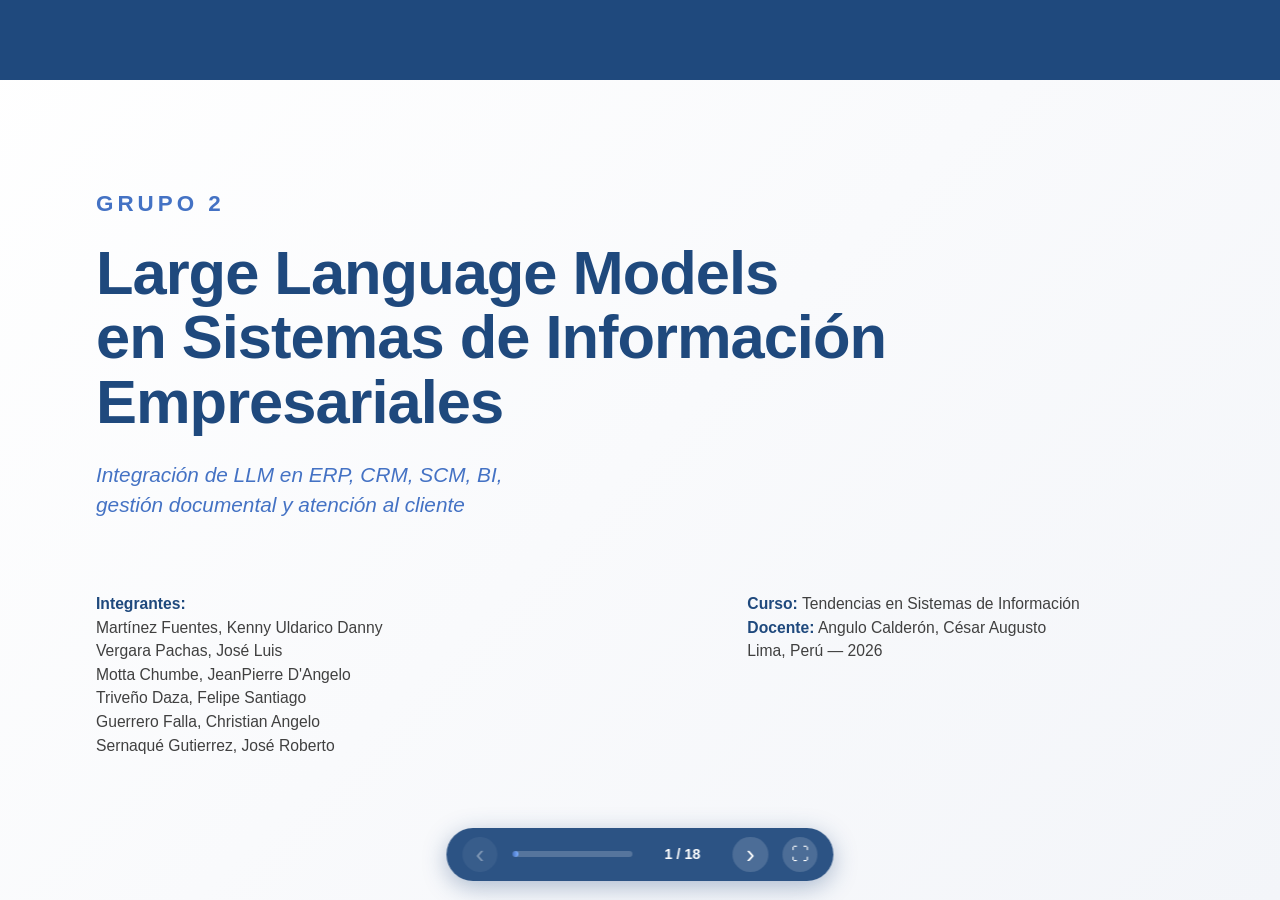
<file: presentacion-html/index.html>
<!DOCTYPE html>
<html lang="es">
<head>
  <meta charset="UTF-8" />
  <meta name="viewport" content="width=device-width, initial-scale=1.0" />
  <title>LLM en Sistemas de Información Empresariales · Grupo 2</title>
  <link rel="stylesheet" href="styles.css" />
</head>
<body>
  <div class="deck" id="deck">

    <!-- ============== 1. PORTADA ============== -->
    <section class="slide slide-cover" data-title="Portada">
      <div class="cover-strip"></div>
      <div class="cover-content">
        <div class="cover-eyebrow">Grupo 2</div>
        <h1 class="cover-title">Large Language Models</h1>
        <h1 class="cover-title">en Sistemas de Información</h1>
        <h1 class="cover-title">Empresariales</h1>
        <p class="cover-subtitle">
          Integración de LLM en ERP, CRM, SCM, BI,<br />
          gestión documental y atención al cliente
        </p>
        <div class="cover-meta">
          <div class="cover-integrantes">
            <strong>Integrantes:</strong><br />
            Martínez Fuentes, Kenny Uldarico Danny<br />
            Vergara Pachas, José Luis<br />
            Motta Chumbe, JeanPierre D'Angelo<br />
            Triveño Daza, Felipe Santiago<br />
            Guerrero Falla, Christian Angelo<br />
            Sernaqué Gutierrez, José Roberto
          </div>
          <div class="cover-curso">
            <strong>Curso:</strong> Tendencias en Sistemas de Información<br />
            <strong>Docente:</strong> Angulo Calderón, César Augusto<br />
            Lima, Perú — 2026
          </div>
        </div>
      </div>
    </section>

    <!-- ============== 2. AGENDA ============== -->
    <section class="slide" data-title="Agenda">
      <header class="slide-header">
        <span class="slide-num">02</span>
        <h2>Agenda</h2>
      </header>
      <div class="agenda-grid">
        <ol class="agenda-list">
          <li><strong>Introducción y problema</strong><span>3 min</span></li>
          <li><strong>Marco conceptual</strong><span>2 min</span></li>
          <li><strong>Evolución de los SI</strong><span>2 min</span></li>
          <li><strong>Integración con ERP / CRM / SCM / BI</strong><span>3 min</span></li>
          <li><strong>Caso de uso: Vodafone Ireland</strong><span>4 min</span></li>
          <li><strong>Arquitectura tecnológica</strong><span>3 min</span></li>
          <li><strong>Riesgos y gobernanza</strong><span>2 min</span></li>
          <li><strong>Conclusiones</strong><span>1 min</span></li>
        </ol>
        <aside class="agenda-info">
          <div class="duration">Duración total: <strong>20 minutos</strong></div>
          <p>Trabajo grupal — Grupo 2</p>
          <p><em>Tendencias en Sistemas de Información</em></p>
          <div class="hint">
            <strong>Navegación:</strong>
            <span>← → / Espacio</span>
          </div>
        </aside>
      </div>
    </section>

    <!-- ============== 3. ¿QUÉ SON LOS LLM? ============== -->
    <section class="slide" data-title="¿Qué son los LLM?">
      <header class="slide-header">
        <span class="slide-num">03</span>
        <h2>¿Qué son los LLM?</h2>
      </header>
      <div class="two-col">
        <div>
          <div class="card card-primary">
            <h3>Definición</h3>
            <p>Modelos de IA basados en la arquitectura de <strong>transformadores</strong>, entrenados sobre corpus de texto masivo (cientos de miles de millones de tokens) para <strong>comprender, generar y manipular</strong> lenguaje natural.</p>
          </div>
          <h4 class="subtitle">Modelos representativos</h4>
          <ul class="bullets">
            <li><strong>GPT-4 / GPT-4o</strong> — OpenAI</li>
            <li><strong>Claude 3.5 / 4</strong> — Anthropic</li>
            <li><strong>Gemini 1.5 / 2</strong> — Google</li>
            <li><strong>LLaMA 3</strong> — Meta</li>
            <li><strong>Mistral</strong> — open weights</li>
          </ul>
        </div>
        <div>
          <div class="card card-accent">
            <h3>Capacidades clave</h3>
            <ul class="bullets">
              <li>Generación de texto</li>
              <li>Resumen y traducción</li>
              <li>Razonamiento</li>
              <li>Respuesta a preguntas</li>
              <li>Generación de código</li>
              <li>Análisis de sentimiento</li>
            </ul>
          </div>
          <p class="quote">«La nueva generación de aplicaciones empresariales»</p>
        </div>
      </div>
    </section>

    <!-- ============== 4. PROBLEMA CENTRAL ============== -->
    <section class="slide" data-title="Problema central">
      <header class="slide-header">
        <span class="slide-num">04</span>
        <h2>Problema central</h2>
      </header>
      <div class="question-box">
        ¿Cómo pueden los Large Language Models (LLM) contribuir a mejorar la
        <strong>capacidad analítica</strong>, la <strong>automatización de flujos
        de trabajo</strong> y la <strong>toma de decisiones</strong> en las
        organizaciones modernas mediante su integración en los Sistemas de
        Información Empresariales?
      </div>
      <h4 class="subtitle">Situación actual</h4>
      <ul class="bullets">
        <li>Exceso de información <strong>no estructurada</strong> (&gt;80% de los datos empresariales).</li>
        <li>Sistemas tradicionales (ERP, CRM, BI) <strong>no comprenden</strong> lenguaje natural.</li>
        <li>Procesos manuales lentos y baja automatización cognitiva.</li>
        <li>Personalización limitada y tiempos de respuesta elevados.</li>
      </ul>
    </section>

    <!-- ============== 5. JUSTIFICACIÓN ============== -->
    <section class="slide" data-title="Justificación">
      <header class="slide-header">
        <span class="slide-num">05</span>
        <h2>Justificación: ¿por qué importa?</h2>
      </header>
      <div class="three-col">
        <div class="card card-primary">
          <h3>Tecnológica</h3>
          <ul class="bullets">
            <li>Transformers + self-attention</li>
            <li>Fine-tuning por dominio</li>
            <li>APIs y orquestación</li>
            <li>RAG sobre datos propios</li>
          </ul>
        </div>
        <div class="card card-primary">
          <h3>Organizacional</h3>
          <ul class="bullets">
            <li>Optimiza procesos operativos</li>
            <li>Reduce análisis manual</li>
            <li>Mejora la toma de decisiones</li>
            <li>Aumenta la productividad</li>
          </ul>
        </div>
        <div class="card card-primary">
          <h3>Estratégica</h3>
          <ul class="bullets">
            <li>Ventaja competitiva</li>
            <li>Nuevos servicios digitales</li>
            <li>SI proactivos y cognitivos</li>
            <li>Transformación digital</li>
          </ul>
        </div>
      </div>
    </section>

    <!-- ============== 6. CONCEPTOS RELACIONADOS ============== -->
    <section class="slide" data-title="Conceptos relacionados">
      <header class="slide-header">
        <span class="slide-num">06</span>
        <h2>Conceptos relacionados</h2>
      </header>
      <div class="two-col">
        <div>
          <h4 class="subtitle">IA Generativa (GenAI)</h4>
          <p>Modelos que crean contenido nuevo (texto, imágenes, audio, código).</p>

          <h4 class="subtitle">RAG — Retrieval-Augmented Generation</h4>
          <p>Combina un LLM con un sistema de recuperación vectorial para fundamentar respuestas en conocimiento propio de la empresa.</p>
        </div>
        <div>
          <h4 class="subtitle">Embeddings</h4>
          <p>Representaciones vectoriales densas; insumo fundamental de búsqueda semántica.</p>

          <h4 class="subtitle">Agentes Inteligentes</h4>
          <p>LLM como «cerebro» que planifica, invoca herramientas y ejecuta acciones.</p>

          <h4 class="subtitle">APIs e Integración</h4>
          <p>LangChain, LlamaIndex, Azure OpenAI, AWS Bedrock, Vertex AI.</p>
        </div>
      </div>
    </section>

    <!-- ============== 7. LLM VS TRADICIONALES ============== -->
    <section class="slide" data-title="LLM vs sistemas tradicionales">
      <header class="slide-header">
        <span class="slide-num">07</span>
        <h2>LLM vs. sistemas tradicionales</h2>
      </header>
      <div class="table-wrap">
        <table class="compare">
          <thead>
            <tr>
              <th>Dimensión</th>
              <th>ERP / CRM / BI</th>
              <th>LLM</th>
            </tr>
          </thead>
          <tbody>
            <tr><td>Tipo de datos</td><td>Estructurados (tablas, registros)</td><td>No estructurados (texto, voz, imágenes)</td></tr>
            <tr><td>Interacción</td><td>Formularios, SQL, dashboards</td><td>Lenguaje natural, conversación, voz</td></tr>
            <tr><td>Respuesta</td><td>Determinística, basada en reglas</td><td>Probabilística, generativa</td></tr>
            <tr><td>Personalización</td><td>Segmentación rígida</td><td>Dinámica por usuario y contexto</td></tr>
            <tr><td>Adaptabilidad</td><td>Configuración / desarrollo</td><td>Re-ajuste vía prompting y RAG</td></tr>
            <tr><td>Conocimiento</td><td>Esquemas y código</td><td>Corpus masivo + RAG</td></tr>
            <tr><td>Interfaz</td><td>GUI rígida, capacitación previa</td><td>Conversacional, baja curva</td></tr>
            <tr><td>Riesgos</td><td>Errores de proceso</td><td>Alucinaciones, sesgos, fugas</td></tr>
          </tbody>
        </table>
      </div>
      <div class="card card-accent compact">
        <strong>Nivel de madurez:</strong> la inversión privada en GenAI en 2023
        alcanzó USD <strong>25.2 mil millones</strong> (8x vs. 2022) — Stanford
        HAI (2024). Aún faltan evaluaciones estandarizadas de responsabilidad.
      </div>
    </section>

    <!-- ============== 8. EVOLUCIÓN ============== -->
    <section class="slide" data-title="Evolución de los SI">
      <header class="slide-header">
        <span class="slide-num">08</span>
        <h2>De los sistemas transaccionales a los autónomos</h2>
      </header>
      <ol class="timeline">
        <li class="t-step t-1"><span class="t-era">1960–90</span><span class="t-name">Transaccional</span><span class="t-desc">ERP, CRM, SCM</span></li>
        <li class="t-step t-2"><span class="t-era">1990–2010</span><span class="t-name">Analítico</span><span class="t-desc">BI, OLAP, DW</span></li>
        <li class="t-step t-3"><span class="t-era">2010–20</span><span class="t-name">Inteligente</span><span class="t-desc">ML, Data Science</span></li>
        <li class="t-step t-4"><span class="t-era">2020–</span><span class="t-name">Generativo</span><span class="t-desc">ChatGPT, RAG</span></li>
        <li class="t-step t-5"><span class="t-era">Futuro</span><span class="t-name">Autónomo</span><span class="t-desc">AI Agents</span></li>
      </ol>
      <div class="card card-primary compact">
        <strong>Salto cualitativo:</strong> de predecir / clasificar (ML
        clásico) a <strong>crear contenido y asistir cognitivamente</strong>
        (LLM). Próxima frontera: agentes que <strong>ejecutan tareas</strong>
        sin intervención humana.
      </div>
    </section>

    <!-- ============== 9. INTEGRACIÓN ERP / CRM ============== -->
    <section class="slide" data-title="Integración con ERP y CRM">
      <header class="slide-header">
        <span class="slide-num">09</span>
        <h2>Integración con ERP y CRM</h2>
      </header>
      <div class="two-col">
        <div class="card card-primary">
          <h3>ERP — SAP, Oracle, Dynamics, Odoo</h3>
          <ul class="bullets">
            <li>Asistentes en lenguaje natural</li>
            <li>Reportes financieros automáticos</li>
            <li>Clasificación de facturas y pedidos</li>
            <li>Soporte a usuarios internos</li>
          </ul>
          <p class="example">«¿Cuál fue el margen bruto del Q3 en la región sur?»</p>
        </div>
        <div class="card card-primary">
          <h3>CRM — Salesforce, HubSpot, Zoho</h3>
          <ul class="bullets">
            <li>Atención 24/7 con chatbots</li>
            <li>Análisis de sentimiento</li>
            <li>Borradores personalizados</li>
            <li>Resumen automático de reuniones</li>
          </ul>
          <p class="example"><strong>Vodafone Ireland:</strong> 3x más rápido creando journeys y 80% menos utterances malinterpretadas.</p>
        </div>
      </div>
    </section>

    <!-- ============== 10. INTEGRACIÓN SCM, BI, DOC, HELP DESK ============== -->
    <section class="slide" data-title="Integración con SCM, BI, gestión documental y mesa de ayuda">
      <header class="slide-header">
        <span class="slide-num">10</span>
        <h2>Integración con SCM, BI, gestión documental y mesa de ayuda</h2>
      </header>
      <div class="two-col">
        <div>
          <h4 class="subtitle">SCM — Cadena de suministro</h4>
          <ul class="bullets">
            <li>Análisis de noticias y disrupciones</li>
            <li>Planes de demanda explicables</li>
            <li>Asistentes para proveedores (RFP)</li>
          </ul>
          <h4 class="subtitle">BI — Analítica aumentada</h4>
          <ul class="bullets">
            <li>Consultas en lenguaje natural</li>
            <li>Generación automática de insights</li>
            <li>Storytelling de datos</li>
          </ul>
        </div>
        <div>
          <h4 class="subtitle">Gestión documental</h4>
          <ul class="bullets">
            <li>Búsqueda semántica</li>
            <li>Resumen y extracción de entidades</li>
            <li>RAG con citas verificables</li>
          </ul>
          <h4 class="subtitle">Mesa de ayuda</h4>
          <ul class="bullets">
            <li>Clasificación automática de tickets</li>
            <li>Resolución autónoma de nivel 1</li>
            <li>Generación de artículos de conocimiento</li>
          </ul>
        </div>
      </div>
    </section>

    <!-- ============== 11. CASO VODAFONE ============== -->
    <section class="slide" data-title="Caso: Vodafone Ireland + IBM watsonx Assistant">
      <header class="slide-header">
        <span class="slide-num">11</span>
        <h2>Caso: Vodafone Ireland + IBM watsonx Assistant</h2>
      </header>
      <div class="two-col">
        <div>
          <h4 class="subtitle">Contexto</h4>
          <p>TOBi, el asistente virtual de Vodafone Ireland, atendía a millones de clientes con un modelo anterior. La tasa de resolución estaba <strong>estancada en 35%</strong>.</p>

          <h4 class="subtitle">Solución</h4>
          <p>Migración al nuevo IBM watsonx Assistant con <strong>capacidades generativas</strong> (RAG, NLU basado en foundation model, aprendizaje continuo).</p>
          <p><strong>Reconstrucción completa</strong> de los journeys conversacionales y ajustes en la aplicación interna.</p>
        </div>
        <div class="card card-accent center">
          <h3>Resultados medibles</h3>
          <div class="metric"><span class="m-value">3×</span><span class="m-label">más rápido creando nuevos journeys</span></div>
          <div class="metric"><span class="m-value">+20%</span><span class="m-label">mejora en tasas de contención</span></div>
          <div class="metric"><span class="m-value success">–80%</span><span class="m-label">utterances malinterpretadas</span></div>
        </div>
      </div>
    </section>

    <!-- ============== 12. ARQUITECTURA ============== -->
    <section class="slide" data-title="Arquitectura tecnológica">
      <header class="slide-header">
        <span class="slide-num">12</span>
        <h2>Arquitectura de 5 capas para integrar LLM</h2>
      </header>
      <ol class="layers">
        <li class="layer l-1"><span class="l-num">1</span><div><strong>Datos</strong><span>ERP, CRM, SCM, BI, gestión documental, base de conocimiento</span></div></li>
        <li class="layer l-2"><span class="l-num">2</span><div><strong>Orquestación e indexación</strong><span>LangChain, LlamaIndex, bases vectoriales, ETL</span></div></li>
        <li class="layer l-3"><span class="l-num">3</span><div><strong>Modelo</strong><span>LLM comercial o self-hosted + RAG + fine-tuning + prompt engineering</span></div></li>
        <li class="layer l-4"><span class="l-num">4</span><div><strong>Aplicación</strong><span>Copilotos, agentes, chatbots, APIs para sistemas consumidores</span></div></li>
        <li class="layer l-5"><span class="l-num">5</span><div><strong>Gobierno</strong><span>SSO, OAuth, RBAC/ABAC, auditoría, evaluación, cumplimiento</span></div></li>
      </ol>
      <div class="card card-primary compact">
        <strong>Patrón RAG como eje:</strong> el usuario consulta →
        retrieval semántico → contexto al LLM → respuesta fundamentada
        con citas → ejecución sobre los SI vía APIs.
      </div>
    </section>

    <!-- ============== 13. APLICACIONES Y BENEFICIOS ============== -->
    <section class="slide" data-title="Aplicaciones y beneficios esperados">
      <header class="slide-header">
        <span class="slide-num">13</span>
        <h2>Aplicaciones y beneficios esperados</h2>
      </header>
      <div class="two-col">
        <div>
          <h4 class="subtitle">Aplicaciones en SI</h4>
          <ul class="bullets">
            <li><strong>ERP</strong>: consultas NL, reportes automáticos</li>
            <li><strong>CRM</strong>: atención 24/7, personalización</li>
            <li><strong>BI</strong>: analítica aumentada</li>
            <li><strong>Gestión documental</strong>: búsqueda semántica, RAG</li>
            <li><strong>Mesa de ayuda</strong>: clasificación y soporte autónomo</li>
          </ul>
        </div>
        <div>
          <h4 class="subtitle">Beneficios</h4>
          <ul class="bullets">
            <li><strong>Estratégicos</strong>: innovación, ventaja competitiva</li>
            <li><strong>Operativos</strong>: menos tiempos, más eficiencia</li>
            <li><strong>Tecnológicos</strong>: APIs flexibles, escalabilidad</li>
            <li><strong>Analíticos</strong>: decisiones sobre datos no estructurados</li>
            <li><strong>Económicos</strong>: reducción de costes, ROI</li>
            <li><strong>Humanos</strong>: mejor UX, mayor satisfacción</li>
          </ul>
        </div>
      </div>
    </section>

    <!-- ============== 14. RIESGOS ============== -->
    <section class="slide" data-title="Riesgos y gobernanza">
      <header class="slide-header">
        <span class="slide-num">14</span>
        <h2>Riesgos clave y estrategias de mitigación</h2>
      </header>
      <div class="table-wrap">
        <table class="compare risks">
          <thead>
            <tr>
              <th>Riesgo</th>
              <th>Descripción</th>
              <th>Mitigación</th>
            </tr>
          </thead>
          <tbody>
            <tr><td>Alucinaciones</td><td>Respuestas inventadas</td><td>RAG + validación humana</td></tr>
            <tr><td>Fuga de información</td><td>Datos sensibles en prompts</td><td>RBAC, cifrado, modelos privados</td></tr>
            <tr><td>Sesgos</td><td>Respuestas discriminatorias</td><td>Auditoría, datasets balanceados</td></tr>
            <tr><td>Prompt injection</td><td>Manipulación maliciosa</td><td>Filtros, separar instrucciones y datos</td></tr>
            <tr><td>Dependencia</td><td>Vendor lock-in</td><td>Arquitectura multi-modelo</td></tr>
            <tr><td>Costos</td><td>Tokens, cómputo, talento</td><td>Optimización, SLM, caching</td></tr>
            <tr><td>Cumplimiento</td><td>RGPD, AI Act</td><td>Gobierno de IA, DPIA</td></tr>
          </tbody>
        </table>
      </div>
      <div class="card card-accent compact">
        <strong>Marcos de referencia:</strong>
        NIST AI RMF (gestión de riesgos) · NIST AI 600-1 Generative AI
        Profile · OWASP Top 10 for LLM Applications 2025.
      </div>
    </section>

    <!-- ============== 15. TENDENCIAS ============== -->
    <section class="slide" data-title="Tendencias futuras">
      <header class="slide-header">
        <span class="slide-num">15</span>
        <h2>Tendencias futuras (3–5 años)</h2>
      </header>
      <div class="three-col">
        <div class="card card-primary">
          <h3>Modelo y arquitectura</h3>
          <ul class="bullets">
            <li><strong>LLM multimodales</strong> (texto, imagen, audio)</li>
            <li><strong>Small Language Models</strong> en el edge</li>
            <li><strong>IA privada</strong> on-premise por industria</li>
          </ul>
        </div>
        <div class="card card-primary">
          <h3>Aplicación</h3>
          <ul class="bullets">
            <li><strong>Agentes autónomos</strong> multi-equipo</li>
            <li>Automatización cognitiva de procesos (RPA + LLM)</li>
            <li>Copilotos nativos en SAP, Salesforce, ServiceNow</li>
          </ul>
        </div>
        <div class="card card-accent">
          <h3>Gobernanza</h3>
          <ul class="bullets">
            <li><strong>AI Act</strong> europeo + ISO/IEC 42001</li>
            <li>Trazabilidad y explicabilidad obligatorias</li>
            <li>Evaluaciones de impacto</li>
          </ul>
          <p class="quote small">SI multimodales, autónomos, auditables y energéticamente eficientes. Los LLM serán una <strong>capa nativa</strong> de los SI.</p>
        </div>
      </div>
    </section>

    <!-- ============== 16. CONCLUSIONES ============== -->
    <section class="slide" data-title="Conclusiones">
      <header class="slide-header">
        <span class="slide-num">16</span>
        <h2>Conclusiones</h2>
      </header>
      <div class="two-col">
        <div>
          <div class="card card-primary">
            <h3>Tecnológica</h3>
            <p>Los LLM mejoran la interacción persona–sistema mediante interfaces conversacionales, búsqueda semántica y automatización cognitiva, sustentadas en transformers, RAG y agentes.</p>
          </div>
          <div class="card card-primary">
            <h3>Organizacional</h3>
            <p>Su adopción transforma finanzas, ventas, soporte, logística, RR. HH. y atención al cliente. El caso Vodafone Ireland confirma mejoras medibles (3×, +20%, –80%).</p>
          </div>
        </div>
        <div>
          <div class="card card-accent">
            <h3>Crítica</h3>
            <p>Se requiere gestionar alucinaciones, fugas, prompt injection, sesgos, dependencia, costos y cumplimiento (NIST AI RMF, NIST GenAI Profile, OWASP).</p>
          </div>
          <div class="card card-primary">
            <h3>Prospectiva</h3>
            <p>SI multimodales, agentes autónomos, modelos privados, IA regulada y energéticamente eficiente. El LLM será una <strong>capa nativa</strong> de los SI empresariales.</p>
          </div>
        </div>
      </div>
    </section>

    <!-- ============== 17. CIERRE ============== -->
    <section class="slide slide-cover slide-closing" data-title="¿Preguntas?">
      <div class="cover-strip bottom"></div>
      <div class="cover-content center">
        <h1 class="closing-title">¿Preguntas?</h1>
        <h2 class="closing-subtitle">Gracias por su atención</h2>
        <div class="closing-meta">
          <strong>Grupo 2</strong><br />
          Martínez Fuentes, Vergara, Motta, Triveño, Guerrero, Sernaqué<br />
          <em>Curso: Tendencias en Sistemas de Información</em>
        </div>
      </div>
    </section>

    <!-- ============== 18. REFERENCIAS ============== -->
    <section class="slide" data-title="Referencias">
      <header class="slide-header">
        <span class="slide-num">18</span>
        <h2>Referencias bibliográficas</h2>
      </header>
      <ol class="refs">
        <li><strong>NIST</strong> (2023). <em>Artificial Intelligence Risk Management Framework (AI RMF 1.0)</em>. DOI: 10.6028/NIST.AI.100-1.</li>
        <li><strong>IBM</strong> (2024). <em>Vodafone Ireland — Redesigning conversational assistant to improve performance</em>. IBM Case Studies.</li>
        <li><strong>NIST</strong> (2024). <em>AI RMF Generative Artificial Intelligence Profile</em>. DOI: 10.6028/NIST.AI.600-1.</li>
        <li><strong>Salesforce</strong> (2024). <em>State of the AI Connected Customer</em>.</li>
        <li><strong>Stanford HAI</strong> (2024). <em>The 2024 AI Index Report: Measuring trends in AI</em>.</li>
        <li><strong>OWASP</strong> (2024). <em>Top 10 for LLM Applications 2025</em>. OWASP Foundation.</li>
        <li>Cao, S. et al. (2026). <em>Reframing Conversational Design in HRI: Deliberate Design with AI Scaffolds</em>. arXiv:2601.12084.</li>
        <li>He, J. &amp; Liu, J. (2026). <em>Seeing to Think? How Source Transparency Design Shapes Interactive Information Seeking and Evaluation in Conversational AI</em>. arXiv:2601.14611.</li>
        <li>Vijayakumar, H. (2026). <em>UX in the Age of AI: Rethinking Evaluation Metrics Through a Statistical Lens</em>. arXiv:2605.05600.</li>
      </ol>
    </section>
  </div>

  <!-- Barra inferior de navegación -->
  <nav class="nav-bar" aria-label="Navegación de la presentación">
    <button class="nav-btn" id="prevBtn" aria-label="Diapositiva anterior">‹</button>
    <div class="progress" aria-hidden="true">
      <div class="progress-bar" id="progressBar"></div>
    </div>
    <span class="counter" id="counter">1 / 18</span>
    <button class="nav-btn" id="nextBtn" aria-label="Siguiente diapositiva">›</button>
    <button class="nav-btn nav-full" id="fsBtn" aria-label="Pantalla completa" title="Pantalla completa (F)">⛶</button>
  </nav>

  <script src="script.js"></script>
</body>
</html>
</file>
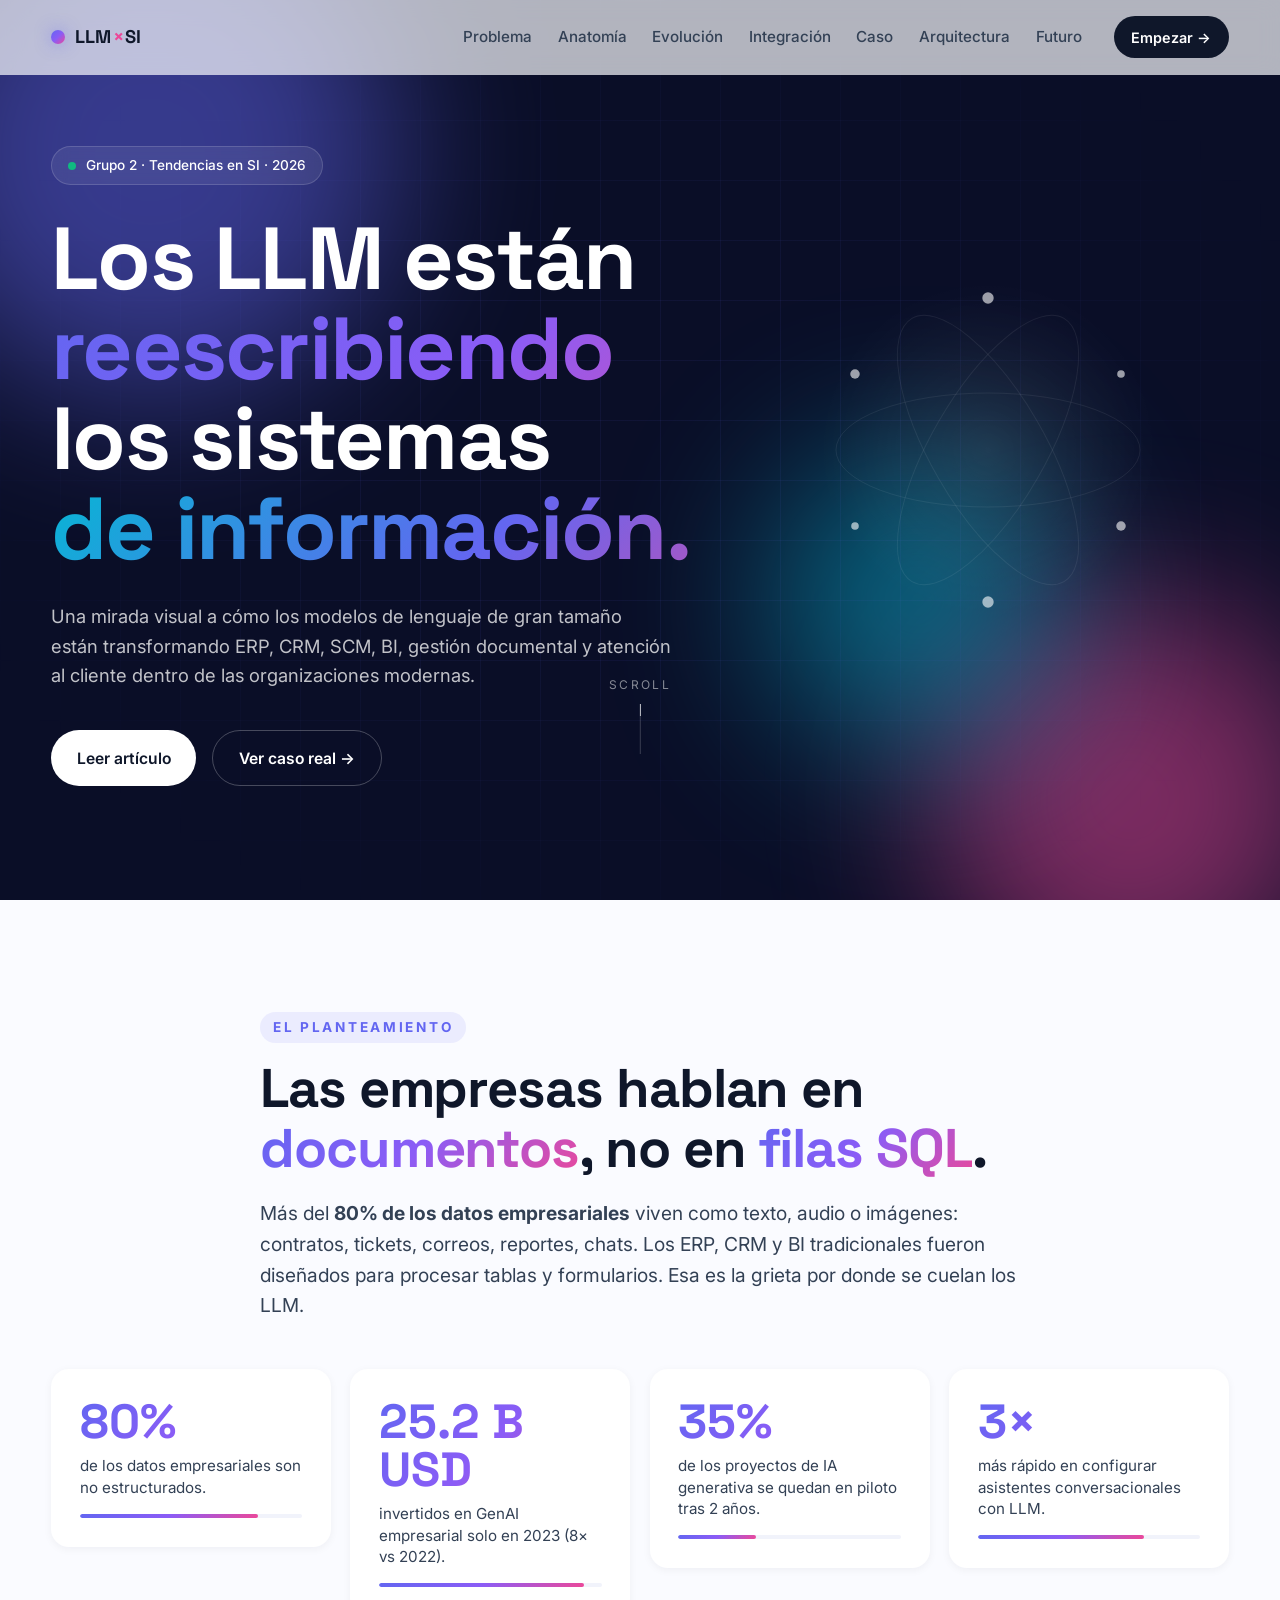
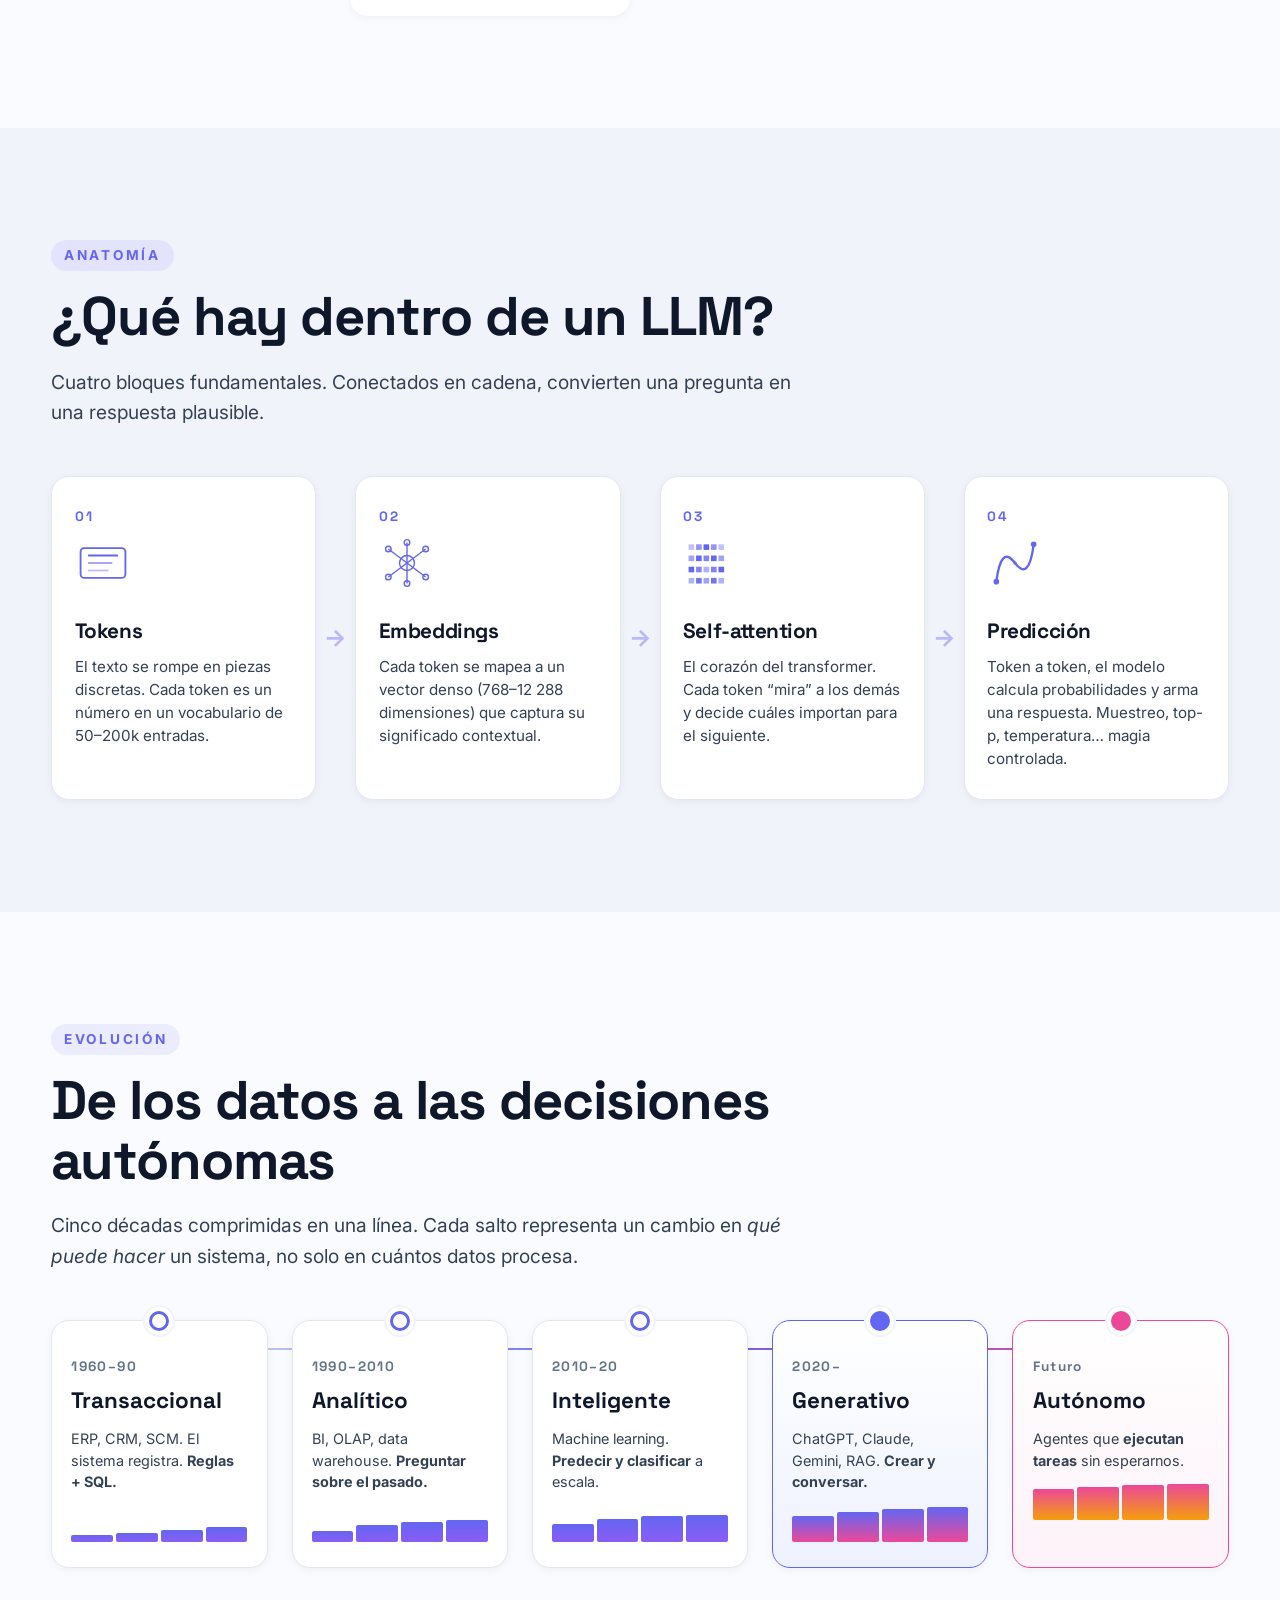
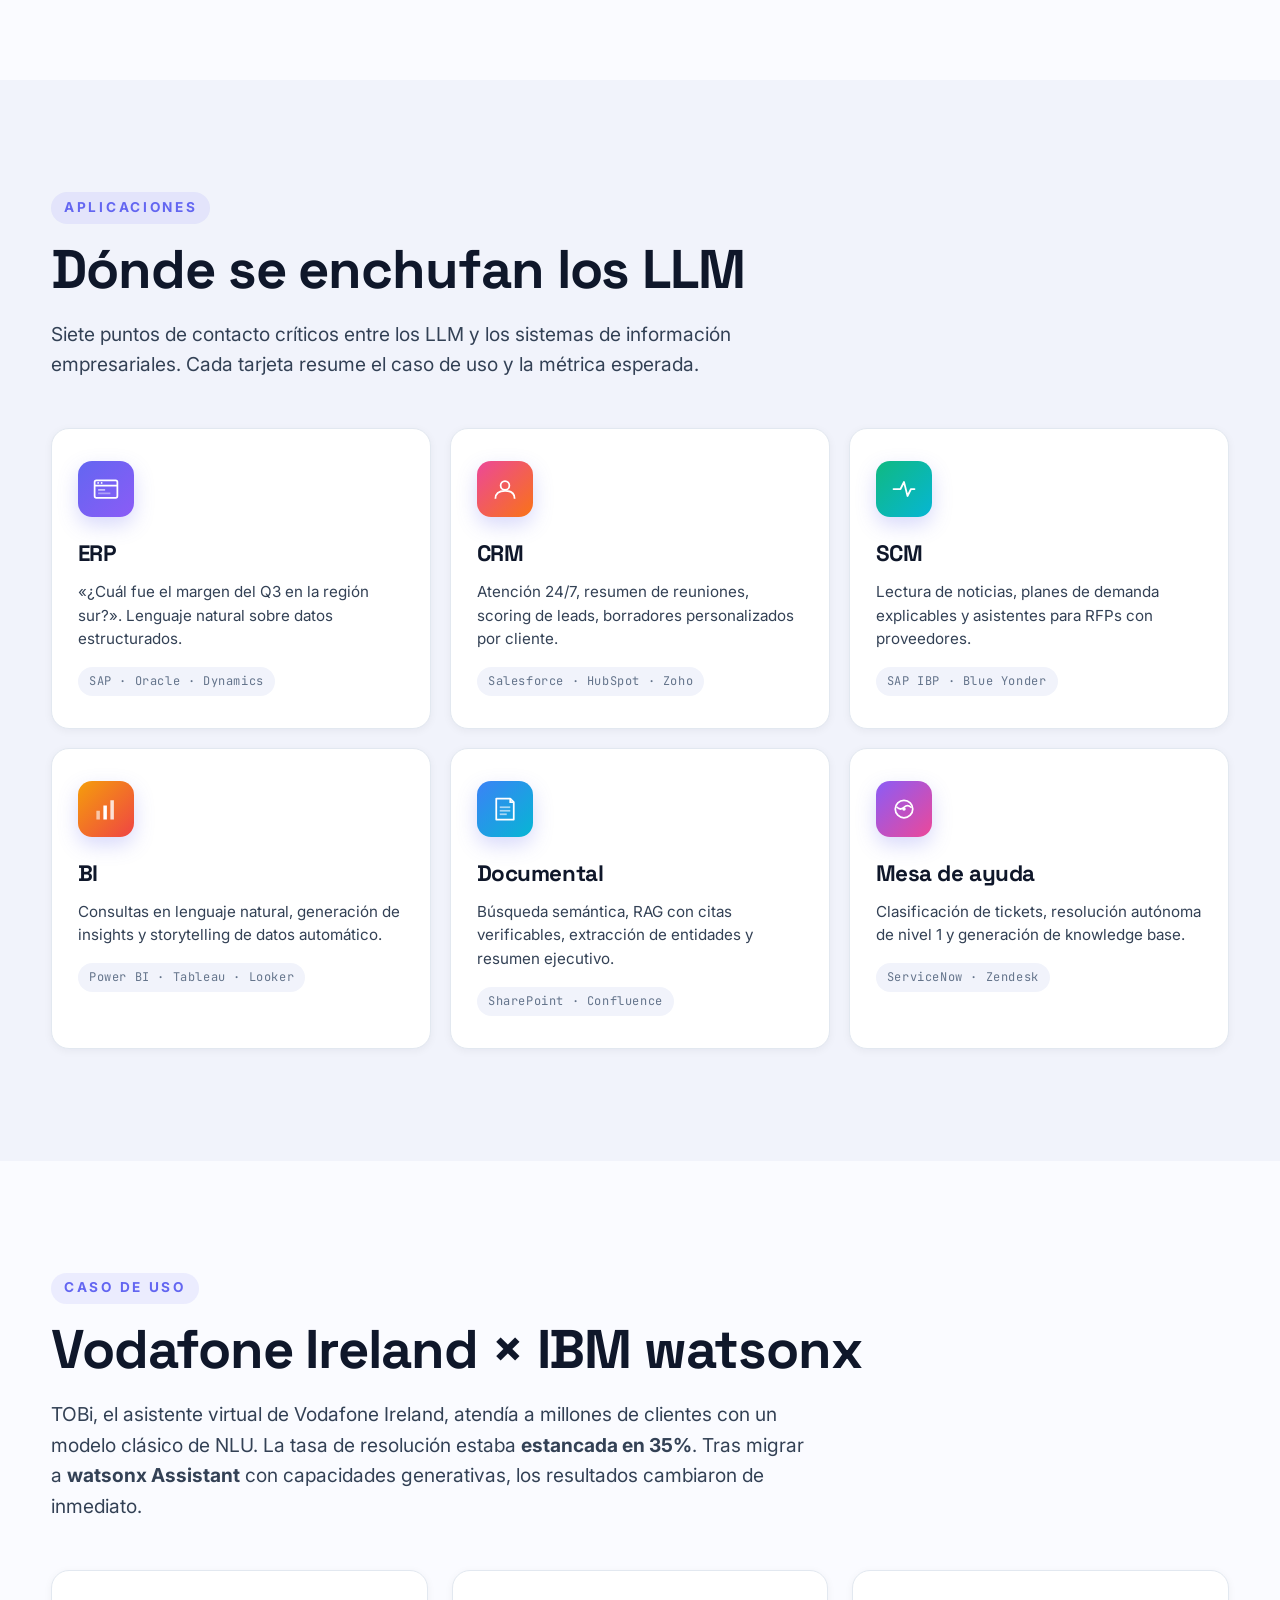
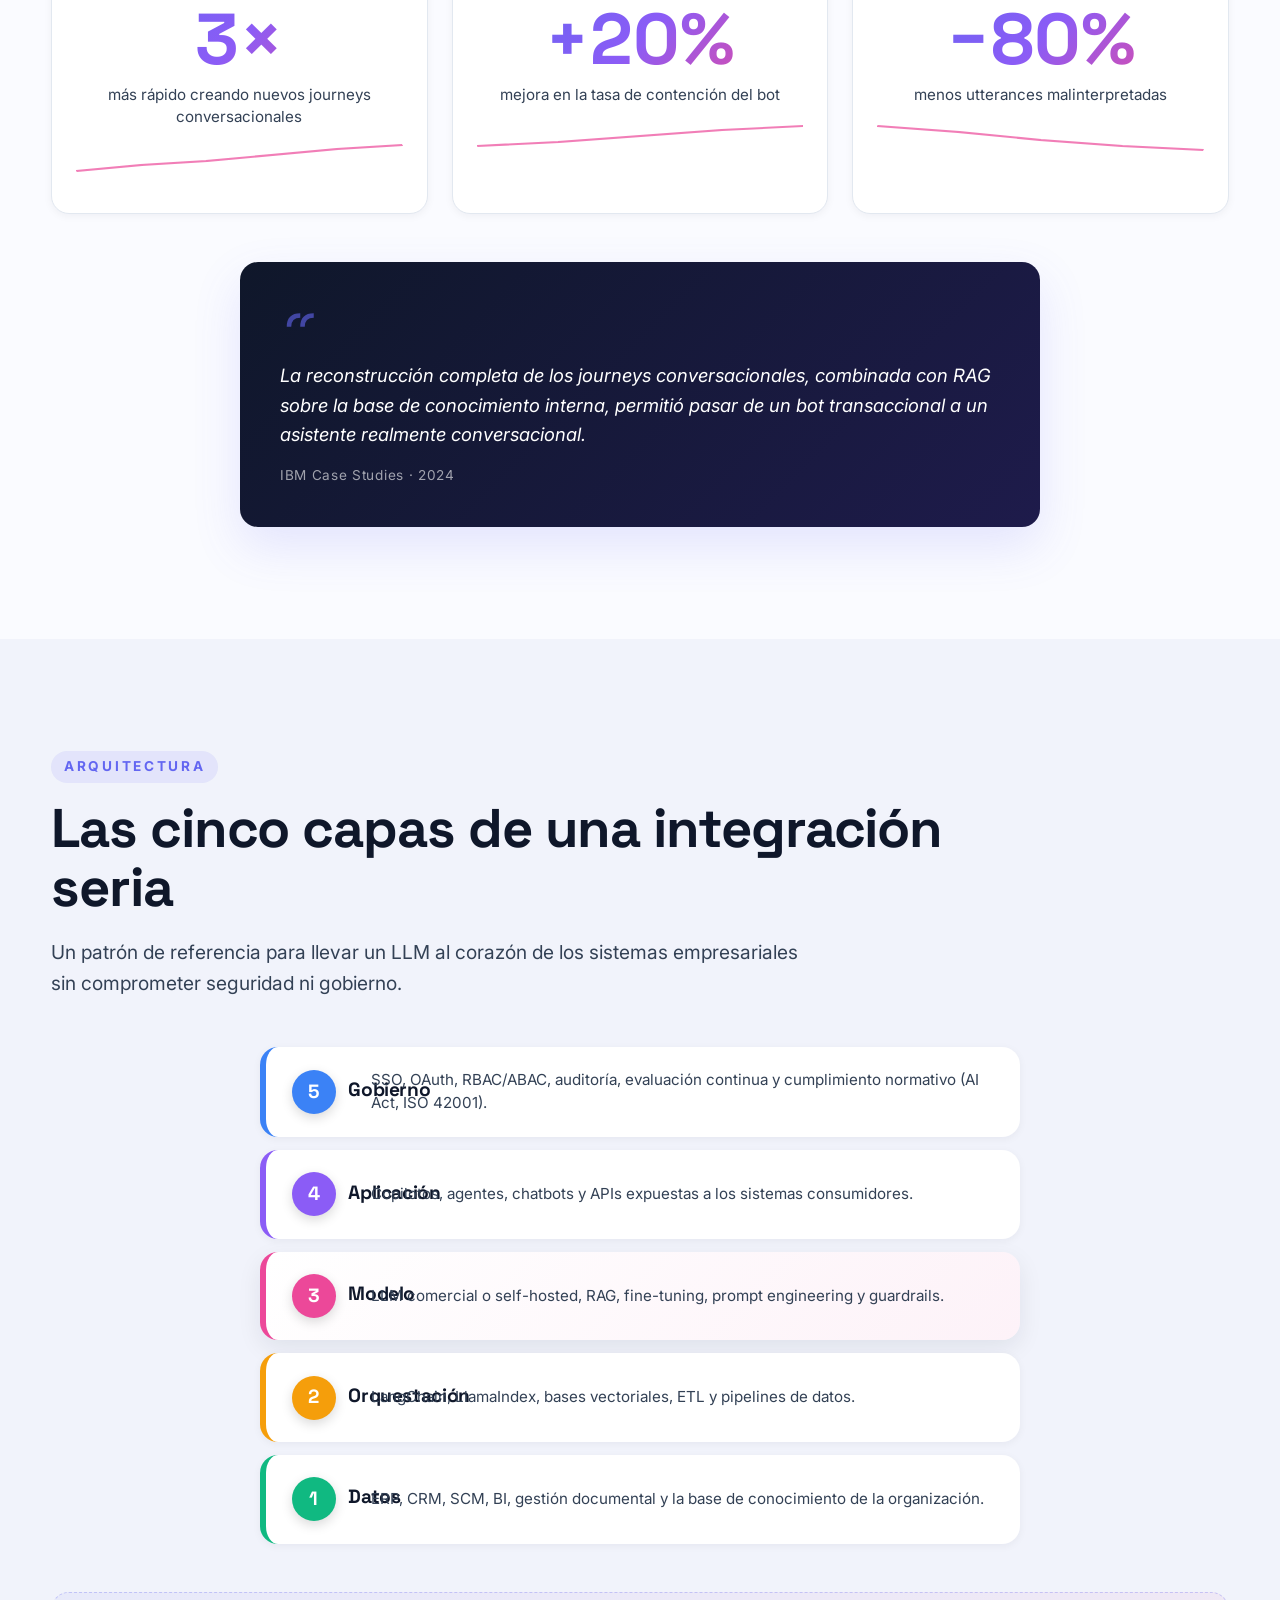
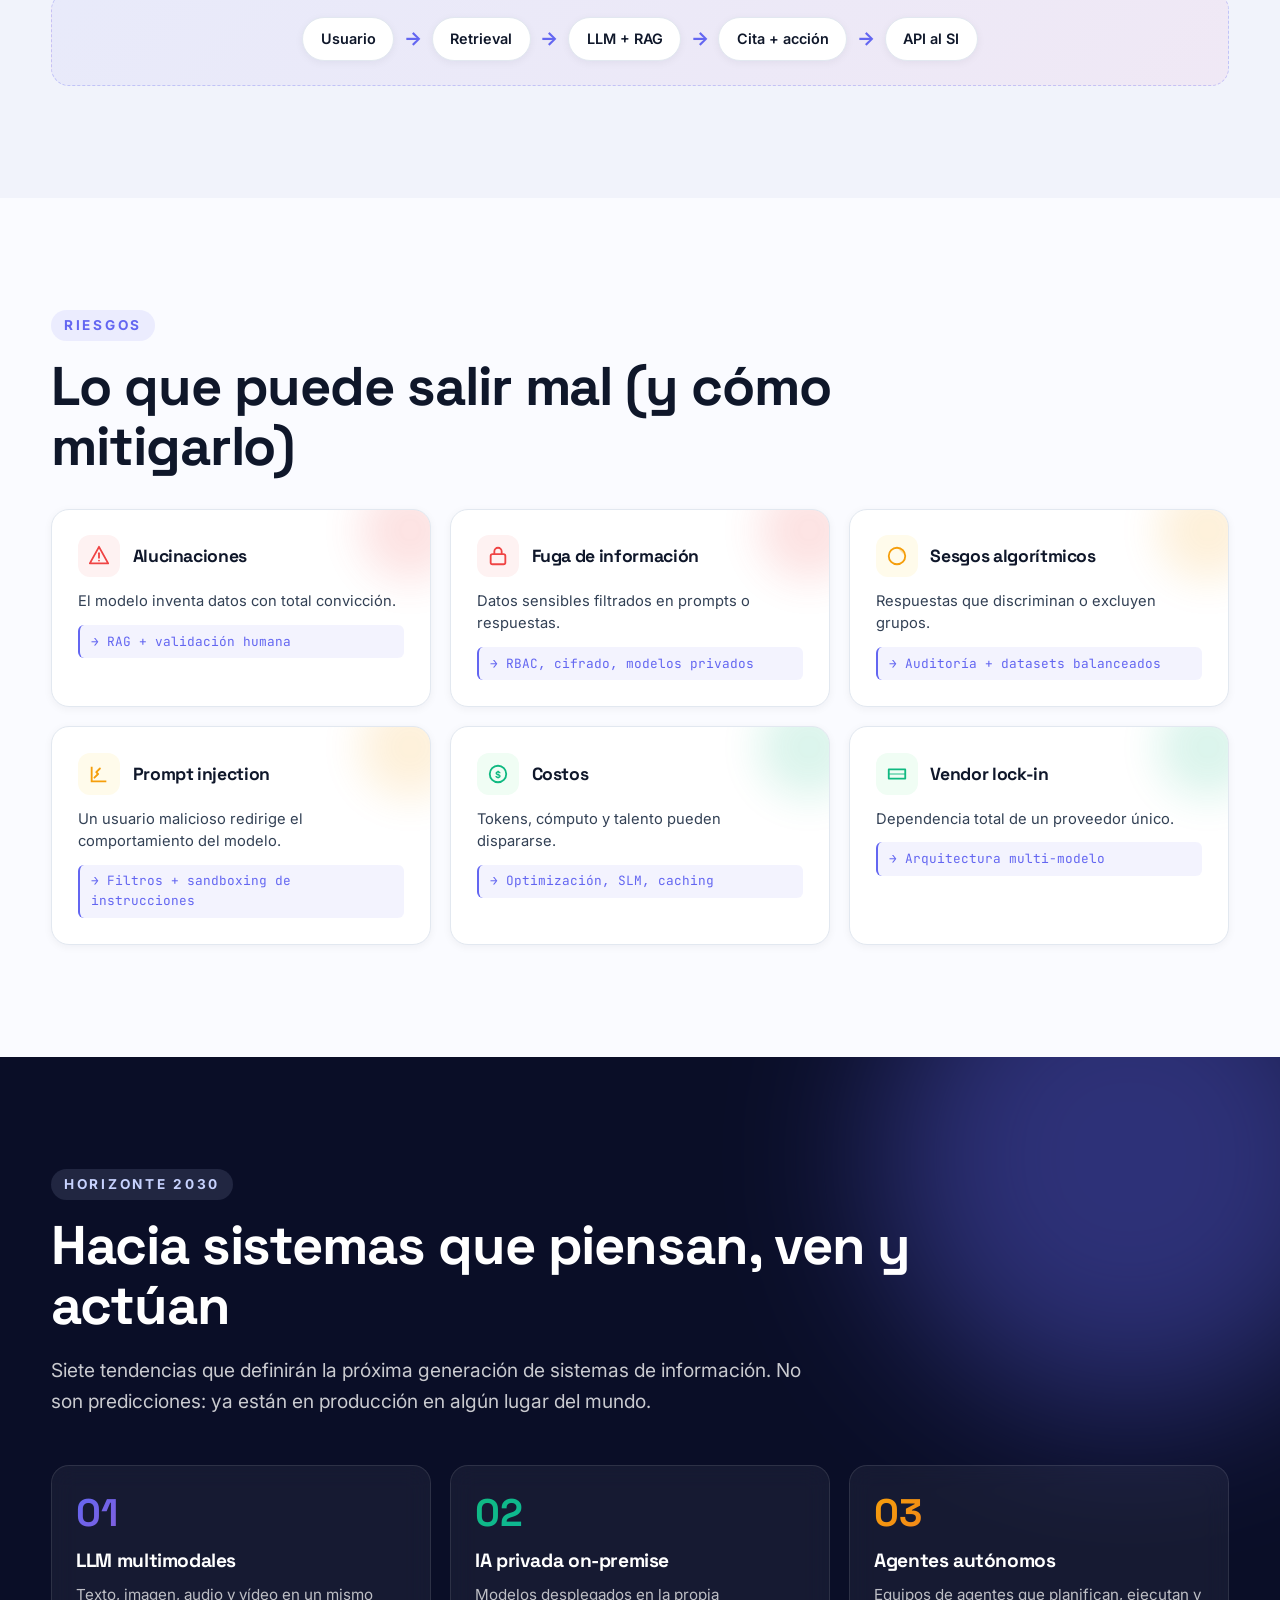
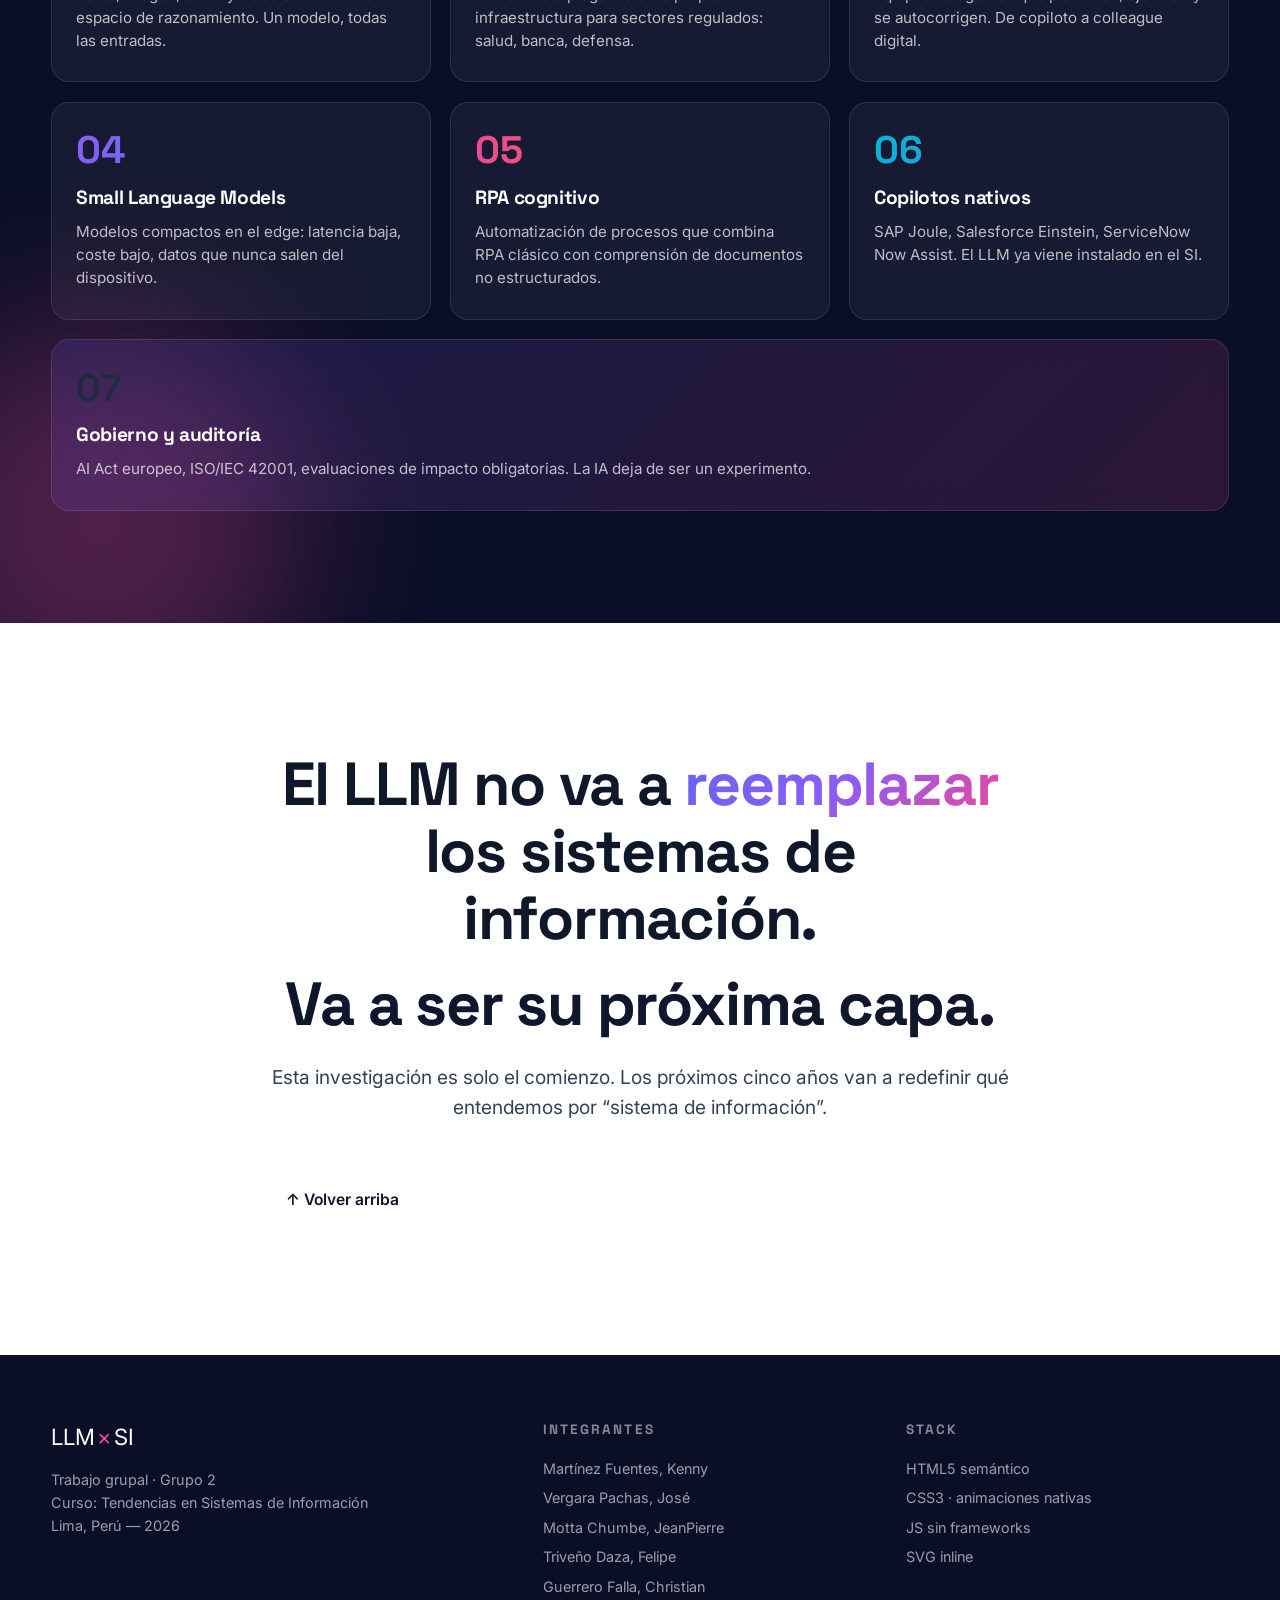
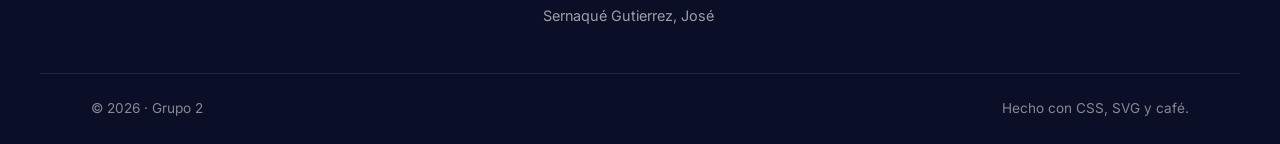
<file: web/index.html>
<!DOCTYPE html>
<html lang="es">
<head>
  <meta charset="UTF-8" />
  <meta name="viewport" content="width=device-width, initial-scale=1.0" />
  <meta name="description" content="Cómo los Large Language Models están reescribiendo los Sistemas de Información Empresariales — artículo visual del Grupo 2." />
  <title>LLM en Sistemas de Información · Blog visual</title>
  <link rel="preconnect" href="https://fonts.googleapis.com" />
  <link rel="preconnect" href="https://fonts.gstatic.com" crossorigin />
  <link href="https://fonts.googleapis.com/css2?family=Inter:wght@400;500;600;700;800;900&family=Space+Grotesk:wght@500;600;700&family=JetBrains+Mono:wght@400;600&display=swap" rel="stylesheet" />
  <link rel="stylesheet" href="styles.css" />
</head>
<body>

  <!-- ============== NAVBAR ============== -->
  <header class="nav" id="nav">
    <div class="nav-inner">
      <a href="#top" class="nav-logo">
        <span class="logo-dot"></span>
        <span class="logo-text">LLM<span class="logo-accent">×</span>SI</span>
      </a>
      <nav class="nav-links" aria-label="Navegación principal">
        <a href="#problema">Problema</a>
        <a href="#anatomia">Anatomía</a>
        <a href="#evolucion">Evolución</a>
        <a href="#integracion">Integración</a>
        <a href="#caso">Caso</a>
        <a href="#arquitectura">Arquitectura</a>
        <a href="#futuro">Futuro</a>
      </nav>
      <a href="#contacto" class="nav-cta">Empezar →</a>
    </div>
  </header>

  <main id="top">

    <!-- ============== HERO ============== -->
    <section class="hero">
      <div class="hero-bg" aria-hidden="true">
        <div class="orb orb-1"></div>
        <div class="orb orb-2"></div>
        <div class="orb orb-3"></div>
        <div class="grid-overlay"></div>
      </div>

      <div class="hero-content">
        <div class="hero-badge reveal">
          <span class="badge-pulse"></span>
          Grupo 2 · Tendencias en SI · 2026
        </div>
        <h1 class="hero-title">
          <span class="reveal-line">Los LLM están</span>
          <span class="reveal-line gradient-text">reescribiendo</span>
          <span class="reveal-line">los sistemas</span>
          <span class="reveal-line gradient-text-2">de información.</span>
        </h1>
        <p class="hero-sub reveal">
          Una mirada visual a cómo los modelos de lenguaje de gran tamaño
          están transformando ERP, CRM, SCM, BI, gestión documental y
          atención al cliente dentro de las organizaciones modernas.
        </p>
        <div class="hero-cta reveal">
          <a href="#problema" class="btn btn-primary">Leer artículo</a>
          <a href="#caso" class="btn btn-ghost">Ver caso real →</a>
        </div>

        <div class="scroll-hint" aria-hidden="true">
          <span>Scroll</span>
          <div class="scroll-line"><div class="scroll-dot"></div></div>
        </div>
      </div>

      <svg class="hero-mesh" viewBox="0 0 200 200" aria-hidden="true">
        <defs>
          <radialGradient id="meshGrad" cx="50%" cy="50%" r="50%">
            <stop offset="0%" stop-color="#fff" stop-opacity="0.15"/>
            <stop offset="100%" stop-color="#fff" stop-opacity="0"/>
          </radialGradient>
        </defs>
        <circle cx="100" cy="100" r="90" fill="url(#meshGrad)"/>
        <g stroke="rgba(255,255,255,0.12)" stroke-width="0.5" fill="none">
          <ellipse cx="100" cy="100" rx="80" ry="30"/>
          <ellipse cx="100" cy="100" rx="80" ry="30" transform="rotate(60 100 100)"/>
          <ellipse cx="100" cy="100" rx="80" ry="30" transform="rotate(120 100 100)"/>
        </g>
        <g fill="#fff">
          <circle cx="100" cy="20" r="3"/>
          <circle cx="170" cy="60" r="2"/>
          <circle cx="170" cy="140" r="2.5"/>
          <circle cx="100" cy="180" r="3"/>
          <circle cx="30" cy="140" r="2"/>
          <circle cx="30" cy="60" r="2.5"/>
        </g>
      </svg>
    </section>

    <!-- ============== INTRO / PROBLEMA ============== -->
    <section class="section" id="problema">
      <div class="container narrow">
        <div class="eyebrow reveal">El planteamiento</div>
        <h2 class="section-title reveal">
          Las empresas hablan en <em>documentos</em>,
          no en <em>filas SQL</em>.
        </h2>
        <p class="lead reveal">
          Más del <strong>80% de los datos empresariales</strong> viven como
          texto, audio o imágenes: contratos, tickets, correos, reportes,
          chats. Los ERP, CRM y BI tradicionales fueron diseñados para
          procesar tablas y formularios. Esa es la grieta por donde se
          cuelan los LLM.
        </p>
      </div>

      <div class="container">
        <div class="split">
          <div class="reveal">
            <div class="card stat">
              <div class="stat-num" data-count="80" data-suffix="%">0%</div>
              <div class="stat-label">de los datos empresariales son no estructurados.</div>
              <div class="stat-bar"><div class="stat-bar-fill" data-fill="80"></div></div>
            </div>
          </div>
          <div class="reveal">
            <div class="card stat">
              <div class="stat-num" data-count="25.2" data-suffix=" B USD" data-decimals="1">0</div>
              <div class="stat-label">invertidos en GenAI empresarial solo en 2023 (8× vs 2022).</div>
              <div class="stat-bar"><div class="stat-bar-fill" data-fill="92"></div></div>
            </div>
          </div>
          <div class="reveal">
            <div class="card stat">
              <div class="stat-num" data-count="35" data-suffix="%">0%</div>
              <div class="stat-label">de los proyectos de IA generativa se quedan en piloto tras 2 años.</div>
              <div class="stat-bar"><div class="stat-bar-fill" data-fill="35"></div></div>
            </div>
          </div>
          <div class="reveal">
            <div class="card stat">
              <div class="stat-num" data-count="3" data-suffix="×">0×</div>
              <div class="stat-label">más rápido en configurar asistentes conversacionales con LLM.</div>
              <div class="stat-bar"><div class="stat-bar-fill" data-fill="75"></div></div>
            </div>
          </div>
        </div>
      </div>
    </section>

    <!-- ============== ANATOMÍA DE UN LLM ============== -->
    <section class="section section-alt" id="anatomia">
      <div class="container">
        <div class="eyebrow reveal">Anatomía</div>
        <h2 class="section-title reveal">¿Qué hay dentro de un LLM?</h2>
        <p class="section-lead reveal">
          Cuatro bloques fundamentales. Conectados en cadena,
          convierten una pregunta en una respuesta plausible.
        </p>

        <div class="anatomy">
          <div class="anat-card reveal" data-i="1">
            <div class="anat-num">01</div>
            <svg class="anat-icon" viewBox="0 0 60 60" aria-hidden="true">
              <rect x="6" y="14" width="48" height="32" rx="4" fill="none" stroke="currentColor" stroke-width="2"/>
              <line x1="14" y1="22" x2="46" y2="22" stroke="currentColor" stroke-width="2"/>
              <line x1="14" y1="30" x2="40" y2="30" stroke="currentColor" stroke-width="2" opacity="0.6"/>
              <line x1="14" y1="38" x2="36" y2="38" stroke="currentColor" stroke-width="2" opacity="0.4"/>
            </svg>
            <h3>Tokens</h3>
            <p>El texto se rompe en piezas discretas. Cada token es un número en un vocabulario de 50–200k entradas.</p>
          </div>

          <div class="anat-arrow" aria-hidden="true">→</div>

          <div class="anat-card reveal" data-i="2">
            <div class="anat-num">02</div>
            <svg class="anat-icon" viewBox="0 0 60 60" aria-hidden="true">
              <g fill="none" stroke="currentColor" stroke-width="1.5">
                <circle cx="30" cy="30" r="8"/>
                <circle cx="10" cy="15" r="3"/>
                <circle cx="50" cy="15" r="3"/>
                <circle cx="10" cy="45" r="3"/>
                <circle cx="50" cy="45" r="3"/>
                <circle cx="30" cy="8" r="3"/>
                <circle cx="30" cy="52" r="3"/>
                <line x1="30" y1="30" x2="10" y2="15"/>
                <line x1="30" y1="30" x2="50" y2="15"/>
                <line x1="30" y1="30" x2="10" y2="45"/>
                <line x1="30" y1="30" x2="50" y2="45"/>
                <line x1="30" y1="30" x2="30" y2="8"/>
                <line x1="30" y1="30" x2="30" y2="52"/>
              </g>
            </svg>
            <h3>Embeddings</h3>
            <p>Cada token se mapea a un vector denso (768–12 288 dimensiones) que captura su significado contextual.</p>
          </div>

          <div class="anat-arrow" aria-hidden="true">→</div>

          <div class="anat-card reveal" data-i="3">
            <div class="anat-num">03</div>
            <svg class="anat-icon" viewBox="0 0 60 60" aria-hidden="true">
              <g fill="currentColor">
                <rect x="6" y="10" width="6" height="6" opacity="0.4"/>
                <rect x="14" y="10" width="6" height="6" opacity="0.7"/>
                <rect x="22" y="10" width="6" height="6"/>
                <rect x="30" y="10" width="6" height="6" opacity="0.7"/>
                <rect x="38" y="10" width="6" height="6" opacity="0.4"/>
                <rect x="6" y="22" width="6" height="6" opacity="0.6"/>
                <rect x="14" y="22" width="6" height="6"/>
                <rect x="22" y="22" width="6" height="6" opacity="0.8"/>
                <rect x="30" y="22" width="6" height="6"/>
                <rect x="38" y="22" width="6" height="6" opacity="0.6"/>
                <rect x="6" y="34" width="6" height="6"/>
                <rect x="14" y="34" width="6" height="6" opacity="0.8"/>
                <rect x="22" y="34" width="6" height="6" opacity="0.5"/>
                <rect x="30" y="34" width="6" height="6" opacity="0.8"/>
                <rect x="38" y="34" width="6" height="6"/>
                <rect x="6" y="46" width="6" height="6" opacity="0.5"/>
                <rect x="14" y="46" width="6" height="6" opacity="0.9"/>
                <rect x="22" y="46" width="6" height="6" opacity="0.6"/>
                <rect x="30" y="46" width="6" height="6" opacity="0.9"/>
                <rect x="38" y="46" width="6" height="6" opacity="0.5"/>
              </g>
            </svg>
            <h3>Self-attention</h3>
            <p>El corazón del transformer. Cada token “mira” a los demás y decide cuáles importan para el siguiente.</p>
          </div>

          <div class="anat-arrow" aria-hidden="true">→</div>

          <div class="anat-card reveal" data-i="4">
            <div class="anat-num">04</div>
            <svg class="anat-icon" viewBox="0 0 60 60" aria-hidden="true">
              <path d="M10 50 Q 15 10, 30 30 T 50 10" fill="none" stroke="currentColor" stroke-width="2.5" stroke-linecap="round"/>
              <circle cx="10" cy="50" r="3" fill="currentColor"/>
              <circle cx="50" cy="10" r="3" fill="currentColor"/>
              <circle cx="30" cy="30" r="2" fill="currentColor" opacity="0.6"/>
            </svg>
            <h3>Predicción</h3>
            <p>Token a token, el modelo calcula probabilidades y arma una respuesta. Muestreo, top-p, temperatura… magia controlada.</p>
          </div>
        </div>
      </div>
    </section>

    <!-- ============== EVOLUCIÓN ============== -->
    <section class="section" id="evolucion">
      <div class="container">
        <div class="eyebrow reveal">Evolución</div>
        <h2 class="section-title reveal">De los datos a las decisiones autónomas</h2>
        <p class="section-lead reveal">
          Cinco décadas comprimidas en una línea. Cada salto representa
          un cambio en <em>qué puede hacer</em> un sistema, no solo en
          cuántos datos procesa.
        </p>

        <ol class="timeline">
          <li class="tl-item reveal" data-era="60–90">
            <div class="tl-dot"></div>
            <div class="tl-year">1960–90</div>
            <div class="tl-name">Transaccional</div>
            <p>ERP, CRM, SCM. El sistema registra. <strong>Reglas + SQL.</strong></p>
            <div class="tl-chart">
              <div class="tl-bar" style="--h: 18%"></div>
              <div class="tl-bar" style="--h: 25%"></div>
              <div class="tl-bar" style="--h: 32%"></div>
              <div class="tl-bar" style="--h: 40%"></div>
            </div>
          </li>
          <li class="tl-item reveal" data-era="90–10">
            <div class="tl-dot"></div>
            <div class="tl-year">1990–2010</div>
            <div class="tl-name">Analítico</div>
            <p>BI, OLAP, data warehouse. <strong>Preguntar sobre el pasado.</strong></p>
            <div class="tl-chart">
              <div class="tl-bar" style="--h: 30%"></div>
              <div class="tl-bar" style="--h: 45%"></div>
              <div class="tl-bar" style="--h: 55%"></div>
              <div class="tl-bar" style="--h: 60%"></div>
            </div>
          </li>
          <li class="tl-item reveal" data-era="10–20">
            <div class="tl-dot"></div>
            <div class="tl-year">2010–20</div>
            <div class="tl-name">Inteligente</div>
            <p>Machine learning. <strong>Predecir y clasificar</strong> a escala.</p>
            <div class="tl-chart">
              <div class="tl-bar" style="--h: 50%"></div>
              <div class="tl-bar" style="--h: 62%"></div>
              <div class="tl-bar" style="--h: 70%"></div>
              <div class="tl-bar" style="--h: 75%"></div>
            </div>
          </li>
          <li class="tl-item tl-item-active reveal" data-era="20–">
            <div class="tl-dot"></div>
            <div class="tl-year">2020–</div>
            <div class="tl-name">Generativo</div>
            <p>ChatGPT, Claude, Gemini, RAG. <strong>Crear y conversar.</strong></p>
            <div class="tl-chart">
              <div class="tl-bar" style="--h: 70%"></div>
              <div class="tl-bar" style="--h: 82%"></div>
              <div class="tl-bar" style="--h: 90%"></div>
              <div class="tl-bar" style="--h: 95%"></div>
            </div>
          </li>
          <li class="tl-item tl-item-future reveal" data-era="futuro">
            <div class="tl-dot"></div>
            <div class="tl-year">Futuro</div>
            <div class="tl-name">Autónomo</div>
            <p>Agentes que <strong>ejecutan tareas</strong> sin esperarnos.</p>
            <div class="tl-chart">
              <div class="tl-bar" style="--h: 85%"></div>
              <div class="tl-bar" style="--h: 92%"></div>
              <div class="tl-bar" style="--h: 98%"></div>
              <div class="tl-bar" style="--h: 100%"></div>
            </div>
          </li>
        </ol>
      </div>
    </section>

    <!-- ============== INTEGRACIÓN ============== -->
    <section class="section section-alt" id="integracion">
      <div class="container">
        <div class="eyebrow reveal">Aplicaciones</div>
        <h2 class="section-title reveal">Dónde se enchufan los LLM</h2>
        <p class="section-lead reveal">
          Siete puntos de contacto críticos entre los LLM y los sistemas
          de información empresariales. Cada tarjeta resume el caso de uso
          y la métrica esperada.
        </p>

        <div class="grid-3">
          <article class="feat reveal" style="--c1:#6366f1;--c2:#8b5cf6">
            <div class="feat-icon">
              <svg viewBox="0 0 32 32" aria-hidden="true">
                <rect x="3" y="6" width="26" height="20" rx="2" fill="none" stroke="currentColor" stroke-width="2"/>
                <line x1="3" y1="12" x2="29" y2="12" stroke="currentColor" stroke-width="2"/>
                <circle cx="7" cy="9" r="1" fill="currentColor"/>
                <circle cx="11" cy="9" r="1" fill="currentColor"/>
                <rect x="7" y="16" width="8" height="2" fill="currentColor" opacity="0.6"/>
                <rect x="7" y="20" width="14" height="2" fill="currentColor" opacity="0.4"/>
              </svg>
            </div>
            <h3>ERP</h3>
            <p>«¿Cuál fue el margen del Q3 en la región sur?». Lenguaje natural sobre datos estructurados.</p>
            <div class="feat-tag">SAP · Oracle · Dynamics</div>
          </article>

          <article class="feat reveal" style="--c1:#ec4899;--c2:#f97316">
            <div class="feat-icon">
              <svg viewBox="0 0 32 32" aria-hidden="true">
                <circle cx="16" cy="12" r="5" fill="none" stroke="currentColor" stroke-width="2"/>
                <path d="M5 27 Q 5 18, 16 18 Q 27 18, 27 27" fill="none" stroke="currentColor" stroke-width="2"/>
              </svg>
            </div>
            <h3>CRM</h3>
            <p>Atención 24/7, resumen de reuniones, scoring de leads, borradores personalizados por cliente.</p>
            <div class="feat-tag">Salesforce · HubSpot · Zoho</div>
          </article>

          <article class="feat reveal" style="--c1:#10b981;--c2:#06b6d4">
            <div class="feat-icon">
              <svg viewBox="0 0 32 32" aria-hidden="true">
                <path d="M4 16 L12 16 L16 8 L20 24 L24 16 L28 16" fill="none" stroke="currentColor" stroke-width="2" stroke-linecap="round" stroke-linejoin="round"/>
              </svg>
            </div>
            <h3>SCM</h3>
            <p>Lectura de noticias, planes de demanda explicables y asistentes para RFPs con proveedores.</p>
            <div class="feat-tag">SAP IBP · Blue Yonder</div>
          </article>

          <article class="feat reveal" style="--c1:#f59e0b;--c2:#ef4444">
            <div class="feat-icon">
              <svg viewBox="0 0 32 32" aria-hidden="true">
                <rect x="5" y="18" width="4" height="10" fill="currentColor" opacity="0.6"/>
                <rect x="13" y="12" width="4" height="16" fill="currentColor"/>
                <rect x="21" y="6" width="4" height="22" fill="currentColor" opacity="0.8"/>
              </svg>
            </div>
            <h3>BI</h3>
            <p>Consultas en lenguaje natural, generación de insights y storytelling de datos automático.</p>
            <div class="feat-tag">Power BI · Tableau · Looker</div>
          </article>

          <article class="feat reveal" style="--c1:#3b82f6;--c2:#06b6d4">
            <div class="feat-icon">
              <svg viewBox="0 0 32 32" aria-hidden="true">
                <path d="M6 4 L22 4 L26 8 L26 28 L6 28 Z" fill="none" stroke="currentColor" stroke-width="2" stroke-linejoin="round"/>
                <path d="M22 4 L22 8 L26 8" fill="none" stroke="currentColor" stroke-width="2"/>
                <line x1="10" y1="14" x2="22" y2="14" stroke="currentColor" stroke-width="2" opacity="0.6"/>
                <line x1="10" y1="18" x2="22" y2="18" stroke="currentColor" stroke-width="2" opacity="0.6"/>
                <line x1="10" y1="22" x2="18" y2="22" stroke="currentColor" stroke-width="2" opacity="0.6"/>
              </svg>
            </div>
            <h3>Documental</h3>
            <p>Búsqueda semántica, RAG con citas verificables, extracción de entidades y resumen ejecutivo.</p>
            <div class="feat-tag">SharePoint · Confluence</div>
          </article>

          <article class="feat reveal" style="--c1:#8b5cf6;--c2:#ec4899">
            <div class="feat-icon">
              <svg viewBox="0 0 32 32" aria-hidden="true">
                <circle cx="16" cy="16" r="10" fill="none" stroke="currentColor" stroke-width="2"/>
                <path d="M8 14 Q 12 18, 16 14 T 24 14" fill="none" stroke="currentColor" stroke-width="2" stroke-linecap="round"/>
                <circle cx="16" cy="16" r="2" fill="currentColor"/>
              </svg>
            </div>
            <h3>Mesa de ayuda</h3>
            <p>Clasificación de tickets, resolución autónoma de nivel 1 y generación de knowledge base.</p>
            <div class="feat-tag">ServiceNow · Zendesk</div>
          </article>
        </div>
      </div>
    </section>

    <!-- ============== CASO VODAFONE ============== -->
    <section class="section" id="caso">
      <div class="container">
        <div class="eyebrow reveal">Caso de uso</div>
        <h2 class="section-title reveal">Vodafone Ireland × IBM watsonx</h2>
        <p class="section-lead reveal">
          TOBi, el asistente virtual de Vodafone Ireland, atendía a
          millones de clientes con un modelo clásico de NLU. La tasa de
          resolución estaba <strong>estancada en 35%</strong>. Tras migrar
          a <strong>watsonx Assistant</strong> con capacidades generativas,
          los resultados cambiaron de inmediato.
        </p>

        <div class="case">
          <div class="case-stat reveal">
            <div class="case-num" data-count="3" data-suffix="×" data-decimals="0">0×</div>
            <div class="case-label">más rápido creando nuevos journeys conversacionales</div>
            <svg class="case-spark" viewBox="0 0 100 30" preserveAspectRatio="none" aria-hidden="true">
              <polyline points="0,28 20,22 40,18 60,12 80,6 100,2" fill="none" stroke="currentColor" stroke-width="2"/>
            </svg>
          </div>
          <div class="case-stat reveal">
            <div class="case-num" data-count="20" data-prefix="+" data-suffix="%">0%</div>
            <div class="case-label">mejora en la tasa de contención del bot</div>
            <svg class="case-spark" viewBox="0 0 100 30" preserveAspectRatio="none" aria-hidden="true">
              <polyline points="0,24 25,20 50,14 75,8 100,4" fill="none" stroke="currentColor" stroke-width="2"/>
            </svg>
          </div>
          <div class="case-stat reveal">
            <div class="case-num" data-count="80" data-prefix="−" data-suffix="%">0%</div>
            <div class="case-label">menos utterances malinterpretadas</div>
            <svg class="case-spark" viewBox="0 0 100 30" preserveAspectRatio="none" aria-hidden="true">
              <polyline points="0,4 25,10 50,18 75,24 100,28" fill="none" stroke="currentColor" stroke-width="2"/>
            </svg>
          </div>
        </div>

        <div class="quote-block reveal">
          <svg class="quote-mark" viewBox="0 0 32 32" aria-hidden="true">
            <path d="M6 22 Q 6 10, 18 10 L 18 14 Q 10 14, 10 22 Z M 18 22 Q 18 10, 30 10 L 30 14 Q 22 14, 22 22 Z" fill="currentColor"/>
          </svg>
          <p>
            La reconstrucción completa de los journeys conversacionales,
            combinada con RAG sobre la base de conocimiento interna, permitió
            pasar de un bot transaccional a un asistente realmente
            conversacional.
          </p>
          <footer>IBM Case Studies · 2024</footer>
        </div>
      </div>
    </section>

    <!-- ============== ARQUITECTURA ============== -->
    <section class="section section-alt" id="arquitectura">
      <div class="container">
        <div class="eyebrow reveal">Arquitectura</div>
        <h2 class="section-title reveal">Las cinco capas de una integración seria</h2>
        <p class="section-lead reveal">
          Un patrón de referencia para llevar un LLM al corazón de los
          sistemas empresariales sin comprometer seguridad ni gobierno.
        </p>

        <div class="layers-wrap">
          <div class="layer-card reveal" style="--c:#3b82f6">
            <div class="layer-head">
              <span class="layer-num">5</span>
              <h3>Gobierno</h3>
            </div>
            <p>SSO, OAuth, RBAC/ABAC, auditoría, evaluación continua y cumplimiento normativo (AI Act, ISO 42001).</p>
          </div>
          <div class="layer-card reveal" style="--c:#8b5cf6">
            <div class="layer-head">
              <span class="layer-num">4</span>
              <h3>Aplicación</h3>
            </div>
            <p>Copilotos, agentes, chatbots y APIs expuestas a los sistemas consumidores.</p>
          </div>
          <div class="layer-card layer-core reveal" style="--c:#ec4899">
            <div class="layer-head">
              <span class="layer-num">3</span>
              <h3>Modelo</h3>
            </div>
            <p>LLM comercial o self-hosted, RAG, fine-tuning, prompt engineering y guardrails.</p>
          </div>
          <div class="layer-card reveal" style="--c:#f59e0b">
            <div class="layer-head">
              <span class="layer-num">2</span>
              <h3>Orquestación</h3>
            </div>
            <p>LangChain, LlamaIndex, bases vectoriales, ETL y pipelines de datos.</p>
          </div>
          <div class="layer-card reveal" style="--c:#10b981">
            <div class="layer-head">
              <span class="layer-num">1</span>
              <h3>Datos</h3>
            </div>
            <p>ERP, CRM, SCM, BI, gestión documental y la base de conocimiento de la organización.</p>
          </div>
        </div>

        <div class="flow reveal">
          <div class="flow-step">Usuario</div>
          <div class="flow-arrow">→</div>
          <div class="flow-step">Retrieval</div>
          <div class="flow-arrow">→</div>
          <div class="flow-step">LLM + RAG</div>
          <div class="flow-arrow">→</div>
          <div class="flow-step">Cita + acción</div>
          <div class="flow-arrow">→</div>
          <div class="flow-step">API al SI</div>
        </div>
      </div>
    </section>

    <!-- ============== RIESGOS ============== -->
    <section class="section" id="riesgos">
      <div class="container">
        <div class="eyebrow reveal">Riesgos</div>
        <h2 class="section-title reveal">Lo que puede salir mal (y cómo mitigarlo)</h2>

        <div class="risk-grid">
          <div class="risk reveal" data-level="alto">
            <div class="risk-head">
              <div class="risk-icon">
                <svg viewBox="0 0 24 24" aria-hidden="true">
                  <path d="M12 2 L22 20 L2 20 Z" fill="none" stroke="currentColor" stroke-width="2" stroke-linejoin="round"/>
                  <line x1="12" y1="9" x2="12" y2="14" stroke="currentColor" stroke-width="2" stroke-linecap="round"/>
                  <circle cx="12" cy="17" r="1" fill="currentColor"/>
                </svg>
              </div>
              <h3>Alucinaciones</h3>
            </div>
            <p>El modelo inventa datos con total convicción.</p>
            <div class="risk-mit">→ RAG + validación humana</div>
          </div>

          <div class="risk reveal" data-level="alto">
            <div class="risk-head">
              <div class="risk-icon">
                <svg viewBox="0 0 24 24" aria-hidden="true">
                  <rect x="4" y="10" width="16" height="11" rx="2" fill="none" stroke="currentColor" stroke-width="2"/>
                  <path d="M8 10 V 7 a 4 4 0 0 1 8 0 V 10" fill="none" stroke="currentColor" stroke-width="2"/>
                </svg>
              </div>
              <h3>Fuga de información</h3>
            </div>
            <p>Datos sensibles filtrados en prompts o respuestas.</p>
            <div class="risk-mit">→ RBAC, cifrado, modelos privados</div>
          </div>

          <div class="risk reveal" data-level="medio">
            <div class="risk-head">
              <div class="risk-icon">
                <svg viewBox="0 0 24 24" aria-hidden="true">
                  <circle cx="12" cy="12" r="9" fill="none" stroke="currentColor" stroke-width="2"/>
                  <path d="M12 3 a 9 9 0 0 1 9 9" fill="currentColor" opacity="0.3"/>
                </svg>
              </div>
              <h3>Sesgos algorítmicos</h3>
            </div>
            <p>Respuestas que discriminan o excluyen grupos.</p>
            <div class="risk-mit">→ Auditoría + datasets balanceados</div>
          </div>

          <div class="risk reveal" data-level="medio">
            <div class="risk-head">
              <div class="risk-icon">
                <svg viewBox="0 0 24 24" aria-hidden="true">
                  <polyline points="4,4 4,20 20,20" fill="none" stroke="currentColor" stroke-width="2"/>
                  <polyline points="7,16 11,12 9,10 13,6" fill="none" stroke="currentColor" stroke-width="2" stroke-linejoin="round" stroke-linecap="round"/>
                </svg>
              </div>
              <h3>Prompt injection</h3>
            </div>
            <p>Un usuario malicioso redirige el comportamiento del modelo.</p>
            <div class="risk-mit">→ Filtros + sandboxing de instrucciones</div>
          </div>

          <div class="risk reveal" data-level="bajo">
            <div class="risk-head">
              <div class="risk-icon">
                <svg viewBox="0 0 24 24" aria-hidden="true">
                  <circle cx="12" cy="12" r="9" fill="none" stroke="currentColor" stroke-width="2"/>
                  <text x="12" y="16" text-anchor="middle" fill="currentColor" font-size="10" font-weight="700">$</text>
                </svg>
              </div>
              <h3>Costos</h3>
            </div>
            <p>Tokens, cómputo y talento pueden dispararse.</p>
            <div class="risk-mit">→ Optimización, SLM, caching</div>
          </div>

          <div class="risk reveal" data-level="bajo">
            <div class="risk-head">
              <div class="risk-icon">
                <svg viewBox="0 0 24 24" aria-hidden="true">
                  <path d="M3 7 L21 7 L21 17 L3 17 Z" fill="none" stroke="currentColor" stroke-width="2" stroke-linejoin="round"/>
                  <line x1="3" y1="12" x2="21" y2="12" stroke="currentColor" stroke-width="2" opacity="0.5"/>
                </svg>
              </div>
              <h3>Vendor lock-in</h3>
            </div>
            <p>Dependencia total de un proveedor único.</p>
            <div class="risk-mit">→ Arquitectura multi-modelo</div>
          </div>
        </div>
      </div>
    </section>

    <!-- ============== FUTURO ============== -->
    <section class="section section-future" id="futuro">
      <div class="fut-bg" aria-hidden="true">
        <div class="orb orb-4"></div>
        <div class="orb orb-5"></div>
      </div>

      <div class="container">
        <div class="eyebrow light reveal">Horizonte 2030</div>
        <h2 class="section-title light reveal">Hacia sistemas que piensan, ven y actúan</h2>
        <p class="section-lead light reveal">
          Siete tendencias que definirán la próxima generación de
          sistemas de información. No son predicciones: ya están en
          producción en algún lugar del mundo.
        </p>

        <div class="future-grid">
          <div class="fut reveal" style="--g1:#6366f1;--g2:#ec4899">
            <div class="fut-num">01</div>
            <h3>LLM multimodales</h3>
            <p>Texto, imagen, audio y vídeo en un mismo espacio de razonamiento. Un modelo, todas las entradas.</p>
          </div>
          <div class="fut reveal" style="--g1:#10b981;--g2:#06b6d4">
            <div class="fut-num">02</div>
            <h3>IA privada on-premise</h3>
            <p>Modelos desplegados en la propia infraestructura para sectores regulados: salud, banca, defensa.</p>
          </div>
          <div class="fut reveal" style="--g1:#f59e0b;--g2:#ef4444">
            <div class="fut-num">03</div>
            <h3>Agentes autónomos</h3>
            <p>Equipos de agentes que planifican, ejecutan y se autocorrigen. De copiloto a colleague digital.</p>
          </div>
          <div class="fut reveal" style="--g1:#8b5cf6;--g2:#3b82f6">
            <div class="fut-num">04</div>
            <h3>Small Language Models</h3>
            <p>Modelos compactos en el edge: latencia baja, coste bajo, datos que nunca salen del dispositivo.</p>
          </div>
          <div class="fut reveal" style="--g1:#ec4899;--g2:#f97316">
            <div class="fut-num">05</div>
            <h3>RPA cognitivo</h3>
            <p>Automatización de procesos que combina RPA clásico con comprensión de documentos no estructurados.</p>
          </div>
          <div class="fut reveal" style="--g1:#06b6d4;--g2:#6366f1">
            <div class="fut-num">06</div>
            <h3>Copilotos nativos</h3>
            <p>SAP Joule, Salesforce Einstein, ServiceNow Now Assist. El LLM ya viene instalado en el SI.</p>
          </div>
          <div class="fut fut-wide reveal" style="--g1:#1e293b;--g2:#6366f1">
            <div class="fut-num">07</div>
            <h3>Gobierno y auditoría</h3>
            <p>AI Act europeo, ISO/IEC 42001, evaluaciones de impacto obligatorias. La IA deja de ser un experimento.</p>
          </div>
        </div>
      </div>
    </section>

    <!-- ============== CIERRE ============== -->
    <section class="section cta" id="contacto">
      <div class="container narrow center">
        <h2 class="section-title reveal">
          El LLM no va a <em>reemplazar</em> los sistemas de información.
        </h2>
        <h2 class="section-title gradient-text reveal">
          Va a ser su próxima capa.
        </h2>
        <p class="lead reveal" style="margin-top:1.5rem">
          Esta investigación es solo el comienzo. Los próximos cinco años
          van a redefinir qué entendemos por “sistema de información”.
        </p>
        <div class="hero-cta reveal" style="margin-top:2.5rem">
          <a href="#top" class="btn btn-primary">↑ Volver arriba</a>
          <a href="https://github.com/DivorcedLance/tendencias-semana-11" class="btn btn-ghost">Ver código fuente</a>
        </div>
      </div>
    </section>
  </main>

  <!-- ============== FOOTER ============== -->
  <footer class="footer">
    <div class="container footer-inner">
      <div>
        <div class="logo-text">LLM<span class="logo-accent">×</span>SI</div>
        <p class="muted">Trabajo grupal · Grupo 2<br/>Curso: Tendencias en Sistemas de Información<br/>Lima, Perú — 2026</p>
      </div>
      <div>
        <h4>Integrantes</h4>
        <ul class="muted">
          <li>Martínez Fuentes, Kenny</li>
          <li>Vergara Pachas, José</li>
          <li>Motta Chumbe, JeanPierre</li>
          <li>Triveño Daza, Felipe</li>
          <li>Guerrero Falla, Christian</li>
          <li>Sernaqué Gutierrez, José</li>
        </ul>
      </div>
      <div>
        <h4>Stack</h4>
        <ul class="muted">
          <li>HTML5 semántico</li>
          <li>CSS3 · animaciones nativas</li>
          <li>JS sin frameworks</li>
          <li>SVG inline</li>
        </ul>
      </div>
    </div>
    <div class="footer-bar">
      <span>© 2026 · Grupo 2</span>
      <span>Hecho con CSS, SVG y café.</span>
    </div>
  </footer>

  <script src="script.js"></script>
</body>
</html>
</file>
<file: presentacion-html/styles.css>
/* =========================================================
   Presentación: LLM en Sistemas de Información Empresariales
   Grupo 2 — Tema azul corporativo
   ========================================================= */

:root {
  --azul-principal: #1f497d;
  --azul-claro: #4472c4;
  --azul-suave: #dce6f1;
  --gris-oscuro: #404040;
  --gris-claro: #6b7280;
  --acento: #ed7d31;
  --verde: #548235;
  --blanco: #ffffff;
  --fondo: #f3f5f9;
  --sombra: 0 6px 24px rgba(31, 73, 125, 0.12);
  --transicion: 320ms cubic-bezier(0.4, 0, 0.2, 1);
}

* { box-sizing: border-box; margin: 0; padding: 0; }

html, body {
  height: 100%;
  width: 100%;
  background: var(--fondo);
  color: var(--gris-oscuro);
  font-family: "Segoe UI", "Helvetica Neue", Arial, sans-serif;
  overflow: hidden;
  -webkit-font-smoothing: antialiased;
}

/* ============== DECK (contenedor) ============== */
.deck {
  position: relative;
  width: 100vw;
  height: 100vh;
  overflow: hidden;
}

.slide {
  position: absolute;
  inset: 0;
  padding: 4.5rem 5.5rem 5rem;
  background: var(--blanco);
  opacity: 0;
  transform: translateX(40px);
  transition: opacity var(--transicion), transform var(--transicion);
  pointer-events: none;
  overflow-y: auto;
}

.slide.is-active {
  opacity: 1;
  transform: translateX(0);
  pointer-events: auto;
  z-index: 2;
}

.slide.is-prev {
  transform: translateX(-40px);
}

/* ============== ENCABEZADO DE DIAPOSITIVA ============== */
.slide-header {
  display: flex;
  align-items: center;
  gap: 1rem;
  border-bottom: 3px solid var(--azul-principal);
  padding-bottom: 0.8rem;
  margin-bottom: 1.8rem;
}

.slide-num {
  display: inline-flex;
  align-items: center;
  justify-content: center;
  background: var(--azul-principal);
  color: var(--blanco);
  font-weight: 700;
  width: 2.4rem;
  height: 2.4rem;
  border-radius: 0.4rem;
  font-size: 1.05rem;
  letter-spacing: 0.5px;
}

.slide-header h2 {
  color: var(--azul-principal);
  font-size: clamp(1.6rem, 2.5vw, 2.2rem);
  font-weight: 700;
  letter-spacing: -0.5px;
}

.subtitle {
  color: var(--azul-claro);
  font-size: 1.05rem;
  font-weight: 700;
  margin: 1.2rem 0 0.6rem;
  border-left: 4px solid var(--azul-claro);
  padding-left: 0.6rem;
}

/* ============== TIPOGRAFÍA GENERAL ============== */
p { line-height: 1.55; font-size: 1.05rem; margin-bottom: 0.6rem; }

.bullets {
  list-style: none;
  padding-left: 0;
  margin-bottom: 0.5rem;
}

.bullets li {
  position: relative;
  padding-left: 1.6rem;
  margin-bottom: 0.55rem;
  line-height: 1.45;
  font-size: 1.02rem;
}

.bullets li::before {
  content: "";
  position: absolute;
  left: 0.2rem;
  top: 0.55rem;
  width: 0.55rem;
  height: 0.55rem;
  background: var(--azul-claro);
  border-radius: 50%;
}

.quote {
  font-style: italic;
  text-align: center;
  color: var(--azul-principal);
  margin-top: 1.5rem;
  font-size: 1.1rem;
}

.quote.small { font-size: 0.95rem; text-align: left; margin-top: 0.8rem; font-style: normal; }

.example {
  margin-top: 0.8rem;
  padding: 0.7rem 1rem;
  background: var(--azul-suave);
  border-left: 4px solid var(--azul-claro);
  font-size: 0.98rem;
  border-radius: 0 0.4rem 0.4rem 0;
}

/* ============== LAYOUTS ============== */
.two-col {
  display: grid;
  grid-template-columns: 1fr 1fr;
  gap: 2rem;
}

.three-col {
  display: grid;
  grid-template-columns: 1fr 1fr 1fr;
  gap: 1.2rem;
}

/* ============== CARDS ============== */
.card {
  background: var(--blanco);
  border-radius: 0.6rem;
  padding: 1.2rem 1.3rem;
  margin-bottom: 1rem;
  box-shadow: var(--sombra);
  border-top: 4px solid var(--azul-principal);
}

.card h3 {
  color: var(--azul-principal);
  font-size: 1.1rem;
  margin-bottom: 0.6rem;
}

.card.compact { padding: 0.9rem 1.1rem; }
.card.center { text-align: center; }

.card-primary { border-top-color: var(--azul-principal); background: var(--azul-suave); }
.card-primary h3 { color: var(--azul-principal); }

.card-accent { border-top-color: var(--acento); background: #fef4ec; }
.card-accent h3 { color: var(--acento); }
.card-accent .bullets li::before { background: var(--acento); }

/* ============== QUESTION BOX (Problema) ============== */
.question-box {
  background: var(--azul-suave);
  border-left: 6px solid var(--azul-principal);
  padding: 1.4rem 1.6rem;
  border-radius: 0.4rem;
  font-size: 1.18rem;
  line-height: 1.55;
  color: var(--azul-principal);
  margin-bottom: 1.5rem;
  text-align: center;
  font-weight: 500;
}

/* ============== AGENDA ============== */
.agenda-grid {
  display: grid;
  grid-template-columns: 2fr 1fr;
  gap: 2rem;
  align-items: start;
}

.agenda-list {
  list-style: none;
  counter-reset: ag;
}

.agenda-list li {
  counter-increment: ag;
  display: flex;
  align-items: center;
  justify-content: space-between;
  padding: 0.85rem 1rem;
  background: var(--blanco);
  border-left: 4px solid var(--azul-claro);
  margin-bottom: 0.6rem;
  border-radius: 0.4rem;
  box-shadow: 0 2px 8px rgba(31,73,125,0.06);
  font-size: 1.05rem;
}

.agenda-list li::before {
  content: counter(ag) ". ";
  color: var(--azul-principal);
  font-weight: 700;
  margin-right: 0.5rem;
}

.agenda-list li span {
  background: var(--azul-suave);
  color: var(--azul-principal);
  padding: 0.2rem 0.7rem;
  border-radius: 1rem;
  font-size: 0.85rem;
  font-weight: 600;
}

.agenda-info {
  background: var(--azul-principal);
  color: var(--blanco);
  padding: 1.4rem;
  border-radius: 0.6rem;
  box-shadow: var(--sombra);
}

.agenda-info .duration {
  font-size: 1.1rem;
  margin-bottom: 0.6rem;
}

.agenda-info p { font-size: 0.95rem; opacity: 0.92; }

.agenda-info .hint {
  margin-top: 1.2rem;
  padding-top: 1rem;
  border-top: 1px solid rgba(255,255,255,0.25);
  font-size: 0.9rem;
}

.agenda-info .hint span {
  display: inline-block;
  background: rgba(255,255,255,0.18);
  padding: 0.2rem 0.6rem;
  border-radius: 0.3rem;
  margin-top: 0.3rem;
  font-family: "Consolas", "Monaco", monospace;
}

/* ============== TIMELINE (evolución) ============== */
.timeline {
  list-style: none;
  display: grid;
  grid-template-columns: repeat(5, 1fr);
  gap: 0.5rem;
  margin: 1.5rem 0;
  position: relative;
}

.t-step {
  background: var(--azul-suave);
  border-radius: 0.5rem;
  padding: 1rem 0.8rem;
  text-align: center;
  display: flex;
  flex-direction: column;
  gap: 0.25rem;
  position: relative;
  box-shadow: 0 2px 6px rgba(31,73,125,0.08);
}

.t-step .t-era {
  font-size: 0.78rem;
  color: var(--azul-claro);
  font-weight: 600;
  letter-spacing: 0.5px;
}

.t-step .t-name {
  font-size: 1.1rem;
  font-weight: 700;
  color: var(--azul-principal);
}

.t-step .t-desc {
  font-size: 0.85rem;
  color: var(--gris-oscuro);
}

.t-1 { background: #eaf0f8; }
.t-2 { background: #dde7f4; }
.t-3 { background: #c9d8ee; }
.t-4 { background: var(--azul-claro); color: var(--blanco); }
.t-4 .t-era, .t-4 .t-name, .t-4 .t-desc { color: var(--blanco); }

.t-5 { background: var(--acento); color: var(--blanco); }
.t-5 .t-era, .t-5 .t-name, .t-5 .t-desc { color: var(--blanco); }

.t-step:not(:last-child)::after {
  content: "→";
  position: absolute;
  right: -0.55rem;
  top: 50%;
  transform: translateY(-50%);
  color: var(--azul-principal);
  font-weight: 700;
  font-size: 1.2rem;
  z-index: 2;
}

/* ============== TABLAS ============== */
.table-wrap { overflow-x: auto; margin-bottom: 1.2rem; }

table.compare {
  width: 100%;
  border-collapse: collapse;
  background: var(--blanco);
  box-shadow: var(--sombra);
  border-radius: 0.4rem;
  overflow: hidden;
  font-size: 0.95rem;
}

table.compare thead {
  background: var(--azul-principal);
  color: var(--blanco);
}

table.compare th, table.compare td {
  padding: 0.75rem 0.9rem;
  text-align: left;
  border-bottom: 1px solid #e5e9f1;
}

table.compare th { font-weight: 700; }

table.compare tbody tr:nth-child(even) { background: #f8fafd; }
table.compare tbody tr:hover { background: var(--azul-suave); }
table.compare td:first-child { font-weight: 600; color: var(--azul-principal); }

/* ============== ARQUITECTURA (capas) ============== */
.layers {
  list-style: none;
  display: flex;
  flex-direction: column;
  gap: 0.55rem;
  margin-bottom: 1.2rem;
}

.layer {
  display: flex;
  align-items: center;
  gap: 1rem;
  padding: 0.85rem 1.1rem;
  border-radius: 0.5rem;
  color: var(--blanco);
  box-shadow: 0 3px 10px rgba(31,73,125,0.15);
}

.layer .l-num {
  background: rgba(255,255,255,0.25);
  width: 2.2rem;
  height: 2.2rem;
  border-radius: 50%;
  display: inline-flex;
  align-items: center;
  justify-content: center;
  font-weight: 800;
  font-size: 1.1rem;
  flex-shrink: 0;
}

.layer strong {
  font-size: 1.05rem;
  display: block;
  margin-bottom: 0.15rem;
}

.layer span {
  font-size: 0.9rem;
  opacity: 0.95;
}

.l-1 { background: #b8c8e0; color: var(--azul-principal); }
.l-1 .l-num { background: var(--azul-principal); color: var(--blanco); }
.l-2 { background: #8fa9cc; }
.l-3 { background: var(--azul-principal); }
.l-4 { background: var(--azul-claro); }
.l-5 { background: var(--acento); }

/* ============== MÉTRICAS (caso Vodafone) ============== */
.metric {
  display: flex;
  flex-direction: column;
  align-items: center;
  padding: 0.7rem;
  margin: 0.4rem 0;
}

.m-value {
  font-size: 2.8rem;
  font-weight: 800;
  color: var(--acento);
  line-height: 1;
}

.m-value.success { color: var(--verde); }

.m-label {
  font-size: 0.92rem;
  color: var(--gris-oscuro);
  margin-top: 0.3rem;
}

/* ============== REFERENCIAS ============== */
.refs {
  list-style: none;
  counter-reset: rf;
  columns: 2;
  column-gap: 2rem;
}

.refs li {
  counter-increment: rf;
  position: relative;
  padding-left: 2rem;
  margin-bottom: 0.8rem;
  font-size: 0.92rem;
  line-height: 1.45;
  break-inside: avoid;
}

.refs li::before {
  content: "[" counter(rf) "]";
  position: absolute;
  left: 0;
  top: 0;
  color: var(--azul-principal);
  font-weight: 700;
  font-size: 0.85rem;
}

/* ============== COVER (portada y cierre) ============== */
.slide-cover {
  padding: 0;
  background: linear-gradient(135deg, #ffffff 0%, #f3f5f9 100%);
  display: flex;
  align-items: stretch;
  justify-content: stretch;
}

.cover-strip {
  position: absolute;
  top: 0;
  left: 0;
  right: 0;
  height: 5rem;
  background: var(--azul-principal);
}

.cover-strip.bottom {
  top: auto;
  bottom: 0;
  height: 5rem;
}

.cover-content {
  flex: 1;
  padding: 7rem 6rem 4rem;
  display: flex;
  flex-direction: column;
  justify-content: center;
  position: relative;
  z-index: 2;
}

.cover-content.center {
  align-items: center;
  text-align: center;
  padding-top: 4rem;
}

.cover-eyebrow {
  color: var(--azul-claro);
  font-size: 1.4rem;
  font-weight: 600;
  letter-spacing: 4px;
  text-transform: uppercase;
  margin-bottom: 1.5rem;
}

.cover-title {
  color: var(--azul-principal);
  font-size: clamp(2.4rem, 4.8vw, 4rem);
  font-weight: 800;
  letter-spacing: -1px;
  line-height: 1.05;
}

.cover-subtitle {
  color: var(--azul-claro);
  font-size: 1.3rem;
  font-style: italic;
  margin: 1.6rem 0 2.5rem;
  line-height: 1.45;
}

.cover-meta {
  display: grid;
  grid-template-columns: 1.4fr 1fr;
  gap: 2.5rem;
  margin-top: 2rem;
  font-size: 0.98rem;
  line-height: 1.5;
}

.cover-integrantes strong,
.cover-curso strong { color: var(--azul-principal); }

.closing-title {
  color: var(--azul-principal);
  font-size: clamp(3rem, 7vw, 5.5rem);
  font-weight: 800;
  margin-bottom: 1rem;
}

.closing-subtitle {
  color: var(--azul-claro);
  font-size: clamp(1.5rem, 3vw, 2.4rem);
  font-weight: 600;
  margin-bottom: 3rem;
}

.closing-meta {
  background: var(--azul-principal);
  color: var(--blanco);
  padding: 1.5rem 2.5rem;
  border-radius: 0.5rem;
  line-height: 1.7;
  font-size: 1rem;
}

.closing-meta strong { color: var(--blanco); }

/* ============== BARRA DE NAVEGACIÓN ============== */
.nav-bar {
  position: fixed;
  bottom: 1.2rem;
  left: 50%;
  transform: translateX(-50%);
  background: rgba(31, 73, 125, 0.94);
  backdrop-filter: blur(8px);
  color: var(--blanco);
  padding: 0.55rem 1rem;
  border-radius: 2rem;
  display: flex;
  align-items: center;
  gap: 0.9rem;
  box-shadow: 0 6px 24px rgba(31,73,125,0.35);
  z-index: 50;
  min-width: 360px;
  user-select: none;
}

.nav-btn {
  background: rgba(255,255,255,0.15);
  border: none;
  color: var(--blanco);
  width: 2.2rem;
  height: 2.2rem;
  border-radius: 50%;
  font-size: 1.6rem;
  line-height: 1;
  cursor: pointer;
  display: inline-flex;
  align-items: center;
  justify-content: center;
  transition: background 0.2s, transform 0.15s;
  font-family: inherit;
}

.nav-btn:hover { background: rgba(255,255,255,0.3); }
.nav-btn:active { transform: scale(0.92); }
.nav-btn:disabled { opacity: 0.4; cursor: not-allowed; }

.nav-btn.nav-full {
  font-size: 1.1rem;
  width: 2.2rem;
}

.progress {
  flex: 1;
  height: 6px;
  background: rgba(255,255,255,0.2);
  border-radius: 3px;
  overflow: hidden;
  min-width: 120px;
}

.progress-bar {
  height: 100%;
  background: linear-gradient(90deg, var(--azul-claro), #7eb0ff);
  width: 0%;
  transition: width var(--transicion);
  border-radius: 3px;
}

.counter {
  font-size: 0.9rem;
  font-weight: 600;
  min-width: 4.5rem;
  text-align: center;
  font-variant-numeric: tabular-nums;
}

/* ============== PANTALLA COMPLETA ============== */
:fullscreen .nav-bar,
:-webkit-full-screen .nav-bar {
  background: rgba(31, 73, 125, 0.75);
}

/* ============== RESPONSIVE ============== */
@media (max-width: 900px) {
  .slide { padding: 4rem 2rem 5rem; }
  .two-col, .three-col, .agenda-grid, .cover-meta { grid-template-columns: 1fr; }
  .timeline { grid-template-columns: 1fr 1fr; }
  .refs { columns: 1; }
  .nav-bar { min-width: auto; width: calc(100% - 2rem); }
}

@media (max-width: 600px) {
  .slide { padding: 3.5rem 1.2rem 5rem; }
  .timeline { grid-template-columns: 1fr; }
  .cover-content { padding: 5rem 1.5rem 3rem; }
  .cover-title { font-size: 2rem; }
}

/* ============== IMPRESIÓN (fallback PDF) ============== */
@media print {
  .slide { position: relative; page-break-after: always; opacity: 1 !important; transform: none !important; }
  .nav-bar { display: none; }
}
</file>
<file: web/styles.css>
/* =========================================================
   LLM × SI — Blog visual
   Sin imágenes, todo CSS + SVG inline.
   ========================================================= */

:root {
  --bg: #fafbff;
  --bg-alt: #f1f3fb;
  --ink: #0f172a;
  --ink-2: #334155;
  --muted: #64748b;
  --line: #e2e8f0;
  --primary: #6366f1;
  --primary-2: #8b5cf6;
  --accent: #ec4899;
  --warn: #f59e0b;
  --ok: #10b981;

  --gradient: linear-gradient(135deg, #6366f1 0%, #8b5cf6 50%, #ec4899 100%);
  --gradient-2: linear-gradient(135deg, #06b6d4 0%, #6366f1 50%, #ec4899 100%);
  --gradient-3: linear-gradient(135deg, #f59e0b 0%, #ec4899 50%, #8b5cf6 100%);

  --shadow-sm: 0 2px 8px rgba(15, 23, 42, 0.05);
  --shadow-md: 0 8px 24px rgba(15, 23, 42, 0.08);
  --shadow-lg: 0 20px 48px rgba(99, 102, 241, 0.15);

  --radius: 18px;
  --radius-sm: 10px;
}

* { box-sizing: border-box; margin: 0; padding: 0; }

html { scroll-behavior: smooth; }

body {
  font-family: "Inter", system-ui, -apple-system, sans-serif;
  color: var(--ink);
  background: var(--bg);
  line-height: 1.6;
  -webkit-font-smoothing: antialiased;
  text-rendering: optimizeLegibility;
  overflow-x: hidden;
}

h1, h2, h3, h4 { font-family: "Space Grotesk", "Inter", sans-serif; letter-spacing: -0.02em; }

a { color: inherit; text-decoration: none; }

code, .mono { font-family: "JetBrains Mono", "Consolas", monospace; }

.container {
  width: min(1200px, 92%);
  margin: 0 auto;
}

.container.narrow { max-width: 760px; }

.center { text-align: center; }

.muted { color: var(--muted); }

/* ============== NAVBAR ============== */
.nav {
  position: fixed;
  top: 0; left: 0; right: 0;
  z-index: 100;
  padding: 1rem 0;
  background: rgba(250, 251, 255, 0.7);
  backdrop-filter: blur(12px);
  -webkit-backdrop-filter: blur(12px);
  border-bottom: 1px solid transparent;
  transition: background 0.3s, border 0.3s, padding 0.3s;
}

.nav.is-scrolled {
  background: rgba(250, 251, 255, 0.92);
  border-bottom-color: var(--line);
  padding: 0.6rem 0;
}

.nav-inner {
  width: min(1200px, 92%);
  margin: 0 auto;
  display: flex;
  align-items: center;
  gap: 2rem;
}

.nav-logo {
  display: flex;
  align-items: center;
  gap: 0.6rem;
  font-family: "Space Grotesk", sans-serif;
  font-weight: 800;
  font-size: 1.15rem;
}

.logo-dot {
  width: 14px; height: 14px;
  background: var(--gradient);
  border-radius: 50%;
  box-shadow: 0 0 16px rgba(99, 102, 241, 0.5);
  animation: pulse 2.5s ease-in-out infinite;
}

.logo-text { color: var(--ink); }
.logo-accent { color: var(--accent); margin: 0 0.1em; }

.nav-links {
  display: flex;
  gap: 1.6rem;
  margin-left: auto;
}

.nav-links a {
  color: var(--ink-2);
  font-size: 0.95rem;
  font-weight: 500;
  position: relative;
  transition: color 0.2s;
}

.nav-links a:hover { color: var(--primary); }

.nav-links a::after {
  content: "";
  position: absolute;
  left: 0; bottom: -4px;
  width: 0; height: 2px;
  background: var(--gradient);
  transition: width 0.3s;
}

.nav-links a:hover::after { width: 100%; }

.nav-cta {
  background: var(--ink);
  color: #fff;
  padding: 0.6rem 1.1rem;
  border-radius: 99px;
  font-size: 0.9rem;
  font-weight: 600;
  transition: transform 0.2s, box-shadow 0.3s;
}

.nav-cta:hover {
  transform: translateY(-2px);
  box-shadow: 0 8px 20px rgba(15, 23, 42, 0.25);
}

/* ============== HERO ============== */
.hero {
  position: relative;
  min-height: 100vh;
  display: flex;
  align-items: center;
  background: #0a0e27;
  color: #fff;
  overflow: hidden;
  padding: 8rem 0 6rem;
}

.hero-bg {
  position: absolute;
  inset: 0;
  z-index: 0;
}

.grid-overlay {
  position: absolute;
  inset: 0;
  background-image:
    linear-gradient(rgba(99, 102, 241, 0.08) 1px, transparent 1px),
    linear-gradient(90deg, rgba(99, 102, 241, 0.08) 1px, transparent 1px);
  background-size: 60px 60px;
  mask-image: radial-gradient(ellipse at center, #000 30%, transparent 80%);
  -webkit-mask-image: radial-gradient(ellipse at center, #000 30%, transparent 80%);
}

.orb {
  position: absolute;
  border-radius: 50%;
  filter: blur(80px);
  opacity: 0.5;
  animation: float 18s ease-in-out infinite;
}

.orb-1 { width: 500px; height: 500px; background: #6366f1; top: -100px; left: -100px; }
.orb-2 { width: 400px; height: 400px; background: #ec4899; bottom: -100px; right: -50px; animation-delay: -6s; }
.orb-3 { width: 300px; height: 300px; background: #06b6d4; top: 50%; left: 60%; animation-delay: -12s; }

@keyframes float {
  0%, 100% { transform: translate(0, 0) scale(1); }
  33% { transform: translate(40px, -30px) scale(1.05); }
  66% { transform: translate(-30px, 40px) scale(0.95); }
}

.hero-mesh {
  position: absolute;
  right: 8%;
  top: 50%;
  transform: translateY(-50%);
  width: 380px;
  height: 380px;
  z-index: 1;
  animation: spin 60s linear infinite;
  opacity: 0.6;
}

@keyframes spin { to { transform: translateY(-50%) rotate(360deg); } }

.hero-content {
  position: relative;
  z-index: 2;
  width: min(1200px, 92%);
  margin: 0 auto;
}

.hero-badge {
  display: inline-flex;
  align-items: center;
  gap: 0.6rem;
  padding: 0.5rem 1rem;
  background: rgba(255, 255, 255, 0.08);
  border: 1px solid rgba(255, 255, 255, 0.15);
  border-radius: 99px;
  font-size: 0.85rem;
  font-weight: 500;
  margin-bottom: 1.8rem;
  backdrop-filter: blur(8px);
}

.badge-pulse {
  width: 8px; height: 8px;
  background: #10b981;
  border-radius: 50%;
  box-shadow: 0 0 0 0 rgba(16, 185, 129, 0.7);
  animation: pulse-ring 2s infinite;
}

@keyframes pulse-ring {
  0% { box-shadow: 0 0 0 0 rgba(16, 185, 129, 0.7); }
  70% { box-shadow: 0 0 0 12px rgba(16, 185, 129, 0); }
  100% { box-shadow: 0 0 0 0 rgba(16, 185, 129, 0); }
}

.hero-title {
  font-size: clamp(2.6rem, 7vw, 5.5rem);
  font-weight: 800;
  line-height: 1.02;
  margin-bottom: 1.8rem;
  max-width: 900px;
}

.reveal-line {
  display: block;
  opacity: 0;
  transform: translateY(40px);
}

.reveal-line.in {
  animation: line-in 0.9s cubic-bezier(0.2, 0.8, 0.2, 1) forwards;
}

.reveal-line:nth-child(1).in { animation-delay: 0.1s; }
.reveal-line:nth-child(2).in { animation-delay: 0.25s; }
.reveal-line:nth-child(3).in { animation-delay: 0.4s; }
.reveal-line:nth-child(4).in { animation-delay: 0.55s; }

@keyframes line-in {
  to { opacity: 1; transform: translateY(0); }
}

.gradient-text {
  background: var(--gradient);
  -webkit-background-clip: text;
  background-clip: text;
  color: transparent;
}

.gradient-text-2 {
  background: var(--gradient-2);
  -webkit-background-clip: text;
  background-clip: text;
  color: transparent;
}

.hero-sub {
  max-width: 620px;
  font-size: 1.15rem;
  color: rgba(255, 255, 255, 0.75);
  margin-bottom: 2.5rem;
  line-height: 1.6;
}

.hero-cta {
  display: flex;
  gap: 1rem;
  flex-wrap: wrap;
}

.btn {
  display: inline-flex;
  align-items: center;
  gap: 0.5rem;
  padding: 0.9rem 1.6rem;
  border-radius: 99px;
  font-weight: 600;
  font-size: 0.98rem;
  cursor: pointer;
  transition: transform 0.2s, box-shadow 0.3s, background 0.3s;
  border: none;
}

.btn-primary {
  background: #fff;
  color: var(--ink);
}

.btn-primary:hover {
  transform: translateY(-2px);
  box-shadow: 0 12px 30px rgba(255, 255, 255, 0.2);
}

.btn-ghost {
  background: transparent;
  color: #fff;
  border: 1px solid rgba(255, 255, 255, 0.25);
}

.btn-ghost:hover {
  background: rgba(255, 255, 255, 0.08);
  border-color: rgba(255, 255, 255, 0.5);
}

.scroll-hint {
  position: absolute;
  bottom: 2rem;
  left: 50%;
  transform: translateX(-50%);
  display: flex;
  flex-direction: column;
  align-items: center;
  gap: 0.6rem;
  font-size: 0.75rem;
  letter-spacing: 0.2em;
  text-transform: uppercase;
  color: rgba(255, 255, 255, 0.5);
  z-index: 3;
}

.scroll-line {
  width: 1px; height: 50px;
  background: rgba(255, 255, 255, 0.2);
  position: relative;
  overflow: hidden;
}

.scroll-dot {
  position: absolute;
  top: 0; left: 0;
  width: 100%; height: 12px;
  background: #fff;
  animation: scroll-down 1.8s ease-in-out infinite;
}

@keyframes scroll-down {
  0% { transform: translateY(-100%); }
  100% { transform: translateY(500%); }
}

/* ============== SECCIONES ============== */
.section {
  padding: 7rem 0;
  position: relative;
}

.section-alt { background: var(--bg-alt); }

.eyebrow {
  display: inline-block;
  font-size: 0.85rem;
  font-weight: 700;
  text-transform: uppercase;
  letter-spacing: 0.2em;
  color: var(--primary);
  margin-bottom: 1rem;
  padding: 0.3rem 0.8rem;
  background: rgba(99, 102, 241, 0.1);
  border-radius: 99px;
}

.eyebrow.light { color: #c7d2fe; background: rgba(199, 210, 254, 0.12); }

.section-title {
  font-size: clamp(2rem, 4.5vw, 3.4rem);
  font-weight: 800;
  line-height: 1.1;
  margin-bottom: 1.2rem;
  color: var(--ink);
  max-width: 900px;
}

.section-title em {
  font-style: normal;
  background: var(--gradient);
  -webkit-background-clip: text;
  background-clip: text;
  color: transparent;
}

.section-title.light { color: #fff; }

.section-lead, .lead {
  font-size: 1.2rem;
  color: var(--ink-2);
  line-height: 1.6;
  max-width: 760px;
  margin-bottom: 3rem;
}

.section-lead.light, .lead.light { color: rgba(255, 255, 255, 0.78); }

/* ============== REVEAL ON SCROLL ============== */
.reveal {
  opacity: 0;
  transform: translateY(40px);
  transition: opacity 0.8s cubic-bezier(0.2, 0.8, 0.2, 1),
              transform 0.8s cubic-bezier(0.2, 0.8, 0.2, 1);
}

.reveal.in {
  opacity: 1;
  transform: translateY(0);
}

/* ============== STATS ============== */
.split {
  display: grid;
  grid-template-columns: repeat(4, 1fr);
  gap: 1.2rem;
}

.card {
  background: #fff;
  border-radius: var(--radius);
  padding: 1.8rem;
  box-shadow: var(--shadow-sm);
  transition: transform 0.3s, box-shadow 0.3s;
  position: relative;
  overflow: hidden;
}

.card::before {
  content: "";
  position: absolute;
  top: 0; left: 0; right: 0;
  height: 4px;
  background: var(--gradient);
  transform: scaleX(0);
  transform-origin: left;
  transition: transform 0.4s;
}

.card:hover {
  transform: translateY(-4px);
  box-shadow: var(--shadow-md);
}

.card:hover::before { transform: scaleX(1); }

.stat-num {
  font-family: "Space Grotesk", sans-serif;
  font-size: 3rem;
  font-weight: 800;
  background: var(--gradient);
  -webkit-background-clip: text;
  background-clip: text;
  color: transparent;
  line-height: 1;
  margin-bottom: 0.6rem;
}

.stat-label {
  color: var(--ink-2);
  font-size: 0.95rem;
  margin-bottom: 1rem;
  line-height: 1.4;
}

.stat-bar {
  height: 4px;
  background: var(--bg-alt);
  border-radius: 2px;
  overflow: hidden;
}

.stat-bar-fill {
  height: 100%;
  width: 0;
  background: var(--gradient);
  border-radius: 2px;
  transition: width 1.2s cubic-bezier(0.2, 0.8, 0.2, 1);
}

/* ============== ANATOMÍA ============== */
.anatomy {
  display: grid;
  grid-template-columns: 1fr auto 1fr auto 1fr auto 1fr;
  align-items: stretch;
  gap: 0.5rem;
  margin-top: 2rem;
}

.anat-card {
  background: #fff;
  border-radius: var(--radius);
  padding: 1.8rem 1.4rem;
  box-shadow: var(--shadow-sm);
  border: 1px solid var(--line);
  transition: transform 0.3s, box-shadow 0.3s, border-color 0.3s;
  position: relative;
  overflow: hidden;
}

.anat-card::after {
  content: "";
  position: absolute;
  top: -50%; right: -50%;
  width: 200%; height: 200%;
  background: radial-gradient(circle, rgba(99, 102, 241, 0.08) 0%, transparent 60%);
  opacity: 0;
  transition: opacity 0.4s;
}

.anat-card:hover {
  transform: translateY(-6px);
  box-shadow: var(--shadow-md);
  border-color: var(--primary);
}

.anat-card:hover::after { opacity: 1; }

.anat-num {
  font-family: "Space Grotesk", sans-serif;
  font-size: 0.85rem;
  font-weight: 700;
  color: var(--primary);
  letter-spacing: 0.15em;
  margin-bottom: 0.5rem;
}

.anat-icon {
  width: 56px; height: 56px;
  color: var(--primary);
  margin-bottom: 1rem;
  transition: transform 0.4s;
}

.anat-card:hover .anat-icon { transform: rotate(-8deg) scale(1.1); }

.anat-card h3 {
  font-size: 1.3rem;
  margin-bottom: 0.5rem;
  color: var(--ink);
}

.anat-card p {
  color: var(--ink-2);
  font-size: 0.95rem;
  line-height: 1.5;
  position: relative;
  z-index: 1;
}

.anat-arrow {
  display: flex;
  align-items: center;
  justify-content: center;
  color: var(--primary);
  font-size: 1.5rem;
  font-weight: 700;
  opacity: 0.4;
}

/* ============== TIMELINE ============== */
.timeline {
  list-style: none;
  display: grid;
  grid-template-columns: repeat(5, 1fr);
  gap: 1.5rem;
  margin-top: 2.5rem;
  position: relative;
}

.timeline::before {
  content: "";
  position: absolute;
  top: 28px;
  left: 5%; right: 5%;
  height: 2px;
  background: linear-gradient(90deg, var(--line) 0%, var(--primary) 50%, var(--accent) 100%);
  z-index: 0;
}

.tl-item {
  position: relative;
  background: #fff;
  border-radius: var(--radius);
  padding: 1.6rem 1.2rem;
  box-shadow: var(--shadow-sm);
  border: 1px solid var(--line);
  transition: transform 0.3s, box-shadow 0.3s, border-color 0.3s;
  z-index: 1;
}

.tl-item:hover {
  transform: translateY(-4px);
  box-shadow: var(--shadow-md);
  border-color: var(--primary);
}

.tl-dot {
  position: absolute;
  top: -10px; left: 50%;
  transform: translateX(-50%);
  width: 20px; height: 20px;
  background: #fff;
  border: 3px solid var(--primary);
  border-radius: 50%;
  box-shadow: 0 0 0 4px #fff, 0 0 0 6px var(--bg-alt);
}

.tl-item-active {
  background: linear-gradient(180deg, #fff 0%, #eef2ff 100%);
  border-color: var(--primary);
  transform: scale(1.03);
}

.tl-item-active .tl-dot { background: var(--primary); }

.tl-item-future {
  background: linear-gradient(180deg, #fff 0%, #fdf2f8 100%);
  border-color: var(--accent);
}

.tl-item-future .tl-dot { background: var(--accent); border-color: var(--accent); }

.tl-year {
  font-family: "Space Grotesk", sans-serif;
  font-size: 0.85rem;
  font-weight: 700;
  color: var(--muted);
  letter-spacing: 0.1em;
  margin-top: 0.6rem;
}

.tl-name {
  font-family: "Space Grotesk", sans-serif;
  font-size: 1.4rem;
  font-weight: 700;
  color: var(--ink);
  margin: 0.3rem 0 0.6rem;
}

.tl-item p {
  color: var(--ink-2);
  font-size: 0.9rem;
  line-height: 1.5;
  margin-bottom: 0.8rem;
}

.tl-chart {
  display: grid;
  grid-template-columns: repeat(4, 1fr);
  gap: 3px;
  height: 36px;
  align-items: end;
  margin-top: 0.5rem;
}

.tl-bar {
  background: linear-gradient(180deg, var(--primary) 0%, var(--primary-2) 100%);
  border-radius: 2px;
  height: 0;
  animation: bar-grow 1.2s cubic-bezier(0.2, 0.8, 0.2, 1) forwards;
}

.tl-item-active .tl-bar { background: linear-gradient(180deg, var(--primary) 0%, var(--accent) 100%); }
.tl-item-future .tl-bar { background: linear-gradient(180deg, var(--accent) 0%, var(--warn) 100%); }

@keyframes bar-grow {
  to { height: var(--h); }
}

/* ============== GRID FEATURES ============== */
.grid-3 {
  display: grid;
  grid-template-columns: repeat(3, 1fr);
  gap: 1.2rem;
  margin-top: 2rem;
}

.feat {
  background: #fff;
  border-radius: var(--radius);
  padding: 2rem 1.6rem;
  box-shadow: var(--shadow-sm);
  border: 1px solid var(--line);
  position: relative;
  overflow: hidden;
  transition: transform 0.3s, box-shadow 0.3s, border-color 0.3s;
}

.feat::before {
  content: "";
  position: absolute;
  top: 0; left: 0; right: 0;
  height: 100%;
  background: linear-gradient(135deg, var(--c1) 0%, var(--c2) 100%);
  opacity: 0;
  transition: opacity 0.4s;
  z-index: 0;
}

.feat:hover { transform: translateY(-6px); box-shadow: var(--shadow-md); }

.feat:hover::before { opacity: 0.06; }

.feat > * { position: relative; z-index: 1; }

.feat-icon {
  width: 56px; height: 56px;
  border-radius: 14px;
  background: linear-gradient(135deg, var(--c1), var(--c2));
  display: flex;
  align-items: center;
  justify-content: center;
  margin-bottom: 1.2rem;
  transition: transform 0.4s;
  box-shadow: 0 8px 20px rgba(99, 102, 241, 0.25);
}

.feat-icon svg {
  width: 28px; height: 28px;
  color: #fff;
}

.feat:hover .feat-icon { transform: rotate(-6deg) scale(1.08); }

.feat h3 {
  font-size: 1.4rem;
  margin-bottom: 0.5rem;
  color: var(--ink);
}

.feat p {
  color: var(--ink-2);
  font-size: 0.95rem;
  line-height: 1.55;
  margin-bottom: 1rem;
}

.feat-tag {
  display: inline-block;
  font-family: "JetBrains Mono", monospace;
  font-size: 0.75rem;
  color: var(--muted);
  padding: 0.3rem 0.7rem;
  background: var(--bg-alt);
  border-radius: 99px;
  letter-spacing: 0.05em;
}

/* ============== CASO VODAFONE ============== */
.case {
  display: grid;
  grid-template-columns: repeat(3, 1fr);
  gap: 1.5rem;
  margin: 2.5rem 0;
}

.case-stat {
  background: #fff;
  border-radius: var(--radius);
  padding: 2rem 1.5rem;
  box-shadow: var(--shadow-sm);
  border: 1px solid var(--line);
  text-align: center;
  position: relative;
  overflow: hidden;
  transition: transform 0.3s, box-shadow 0.3s;
}

.case-stat:hover {
  transform: translateY(-4px);
  box-shadow: var(--shadow-md);
}

.case-num {
  font-family: "Space Grotesk", sans-serif;
  font-size: 4.5rem;
  font-weight: 800;
  background: var(--gradient);
  -webkit-background-clip: text;
  background-clip: text;
  color: transparent;
  line-height: 1;
  margin-bottom: 0.6rem;
}

.case-label {
  color: var(--ink-2);
  font-size: 0.95rem;
  line-height: 1.4;
  margin-bottom: 1rem;
}

.case-spark {
  width: 100%;
  height: 30px;
  color: var(--accent);
  opacity: 0.7;
}

.quote-block {
  background: linear-gradient(135deg, var(--ink) 0%, #1e1b4b 100%);
  color: #fff;
  border-radius: var(--radius);
  padding: 2.5rem;
  position: relative;
  max-width: 800px;
  margin: 3rem auto 0;
  box-shadow: var(--shadow-lg);
}

.quote-mark {
  width: 36px; height: 36px;
  color: var(--primary);
  opacity: 0.6;
  margin-bottom: 1rem;
}

.quote-block p {
  font-size: 1.15rem;
  line-height: 1.6;
  font-style: italic;
  margin-bottom: 1rem;
}

.quote-block footer {
  color: rgba(255, 255, 255, 0.6);
  font-size: 0.85rem;
  letter-spacing: 0.05em;
}

/* ============== ARQUITECTURA ============== */
.layers-wrap {
  display: flex;
  flex-direction: column;
  gap: 0.8rem;
  margin: 2.5rem 0;
  max-width: 760px;
  margin-left: auto;
  margin-right: auto;
}

.layer-card {
  background: #fff;
  border-radius: var(--radius);
  padding: 1.4rem 1.6rem;
  box-shadow: var(--shadow-sm);
  border-left: 6px solid var(--c);
  display: grid;
  grid-template-columns: 60px 1fr;
  gap: 1.2rem;
  align-items: center;
  transition: transform 0.3s, box-shadow 0.3s;
  position: relative;
  overflow: hidden;
}

.layer-card:hover {
  transform: translateX(8px);
  box-shadow: var(--shadow-md);
}

.layer-core {
  background: linear-gradient(135deg, #fff 0%, #fdf2f8 100%);
  transform: scale(1.03);
  box-shadow: var(--shadow-md);
}

.layer-head {
  display: flex;
  align-items: center;
  gap: 0.8rem;
}

.layer-num {
  width: 44px; height: 44px;
  background: var(--c);
  color: #fff;
  border-radius: 50%;
  display: flex;
  align-items: center;
  justify-content: center;
  font-family: "Space Grotesk", sans-serif;
  font-weight: 800;
  font-size: 1.2rem;
  box-shadow: 0 4px 12px rgba(0, 0, 0, 0.15);
  flex-shrink: 0;
}

.layer-card h3 {
  font-size: 1.2rem;
  color: var(--ink);
  margin-bottom: 0.2rem;
}

.layer-card p {
  color: var(--ink-2);
  font-size: 0.95rem;
  line-height: 1.5;
}

.flow {
  display: flex;
  align-items: center;
  justify-content: center;
  flex-wrap: wrap;
  gap: 0.6rem;
  margin-top: 3rem;
  padding: 1.5rem;
  background: linear-gradient(135deg, rgba(99, 102, 241, 0.06), rgba(236, 72, 153, 0.06));
  border-radius: var(--radius);
  border: 1px dashed rgba(99, 102, 241, 0.3);
}

.flow-step {
  background: #fff;
  border: 1px solid var(--line);
  border-radius: 99px;
  padding: 0.6rem 1.1rem;
  font-size: 0.9rem;
  font-weight: 600;
  color: var(--ink);
  box-shadow: var(--shadow-sm);
  transition: transform 0.3s, box-shadow 0.3s;
}

.flow-step:hover {
  transform: translateY(-2px);
  box-shadow: var(--shadow-md);
}

.flow-arrow {
  color: var(--primary);
  font-weight: 700;
  font-size: 1.2rem;
}

/* ============== RIESGOS ============== */
.risk-grid {
  display: grid;
  grid-template-columns: repeat(3, 1fr);
  gap: 1.2rem;
  margin-top: 2rem;
}

.risk {
  background: #fff;
  border-radius: var(--radius);
  padding: 1.6rem;
  box-shadow: var(--shadow-sm);
  border: 1px solid var(--line);
  position: relative;
  overflow: hidden;
  transition: transform 0.3s, box-shadow 0.3s;
}

.risk::before {
  content: "";
  position: absolute;
  top: 0; right: 0;
  width: 100px; height: 100px;
  border-radius: 50%;
  transform: translate(30%, -30%);
  opacity: 0.15;
  filter: blur(20px);
}

.risk[data-level="alto"]::before { background: #ef4444; }
.risk[data-level="medio"]::before { background: var(--warn); }
.risk[data-level="bajo"]::before { background: var(--ok); }

.risk:hover {
  transform: translateY(-4px);
  box-shadow: var(--shadow-md);
}

.risk-head {
  display: flex;
  align-items: center;
  gap: 0.8rem;
  margin-bottom: 0.8rem;
}

.risk-icon {
  width: 42px; height: 42px;
  border-radius: 12px;
  display: flex;
  align-items: center;
  justify-content: center;
  background: var(--bg-alt);
  color: var(--ink-2);
  flex-shrink: 0;
}

.risk[data-level="alto"] .risk-icon { background: #fef2f2; color: #ef4444; }
.risk[data-level="medio"] .risk-icon { background: #fffbeb; color: var(--warn); }
.risk[data-level="bajo"] .risk-icon { background: #f0fdf4; color: var(--ok); }

.risk-icon svg { width: 22px; height: 22px; }

.risk h3 {
  font-size: 1.1rem;
  color: var(--ink);
}

.risk p {
  color: var(--ink-2);
  font-size: 0.92rem;
  line-height: 1.5;
  margin-bottom: 0.8rem;
}

.risk-mit {
  font-family: "JetBrains Mono", monospace;
  font-size: 0.8rem;
  color: var(--primary);
  padding: 0.4rem 0.7rem;
  background: rgba(99, 102, 241, 0.08);
  border-radius: 6px;
  border-left: 2px solid var(--primary);
}

/* ============== FUTURO ============== */
.section-future {
  background: #0a0e27;
  color: #fff;
  position: relative;
  overflow: hidden;
}

.fut-bg {
  position: absolute;
  inset: 0;
  z-index: 0;
}

.fut-bg .orb-4 {
  width: 500px; height: 500px;
  background: #6366f1;
  top: -150px; right: -100px;
  opacity: 0.4;
}

.fut-bg .orb-5 {
  width: 400px; height: 400px;
  background: #ec4899;
  bottom: -100px; left: -100px;
  opacity: 0.3;
  animation-delay: -8s;
}

.future-grid {
  display: grid;
  grid-template-columns: repeat(3, 1fr);
  gap: 1.2rem;
  margin-top: 2.5rem;
  position: relative;
  z-index: 1;
}

.fut {
  background: rgba(255, 255, 255, 0.05);
  backdrop-filter: blur(12px);
  border: 1px solid rgba(255, 255, 255, 0.1);
  border-radius: var(--radius);
  padding: 1.8rem 1.5rem;
  transition: transform 0.3s, background 0.3s, border-color 0.3s;
  position: relative;
  overflow: hidden;
}

.fut::before {
  content: "";
  position: absolute;
  top: 0; left: 0; right: 0;
  height: 3px;
  background: linear-gradient(90deg, var(--g1), var(--g2));
  transform: scaleX(0);
  transform-origin: left;
  transition: transform 0.4s;
}

.fut:hover {
  transform: translateY(-6px);
  background: rgba(255, 255, 255, 0.08);
  border-color: rgba(255, 255, 255, 0.2);
}

.fut:hover::before { transform: scaleX(1); }

.fut-num {
  font-family: "Space Grotesk", sans-serif;
  font-size: 2.4rem;
  font-weight: 800;
  background: linear-gradient(135deg, var(--g1), var(--g2));
  -webkit-background-clip: text;
  background-clip: text;
  color: transparent;
  line-height: 1;
  margin-bottom: 0.8rem;
}

.fut h3 {
  font-size: 1.2rem;
  color: #fff;
  margin-bottom: 0.5rem;
}

.fut p {
  color: rgba(255, 255, 255, 0.72);
  font-size: 0.95rem;
  line-height: 1.5;
}

.fut-wide {
  grid-column: span 3;
  background: linear-gradient(135deg, rgba(99, 102, 241, 0.15) 0%, rgba(236, 72, 153, 0.15) 100%);
}

/* ============== CTA FINAL ============== */
.cta {
  background: #fff;
  text-align: center;
  padding: 8rem 0;
}

.cta .section-title {
  font-size: clamp(2.2rem, 5vw, 3.8rem);
  margin-left: auto;
  margin-right: auto;
}

/* ============== FOOTER ============== */
.footer {
  background: #0a0e27;
  color: #fff;
  padding: 4rem 0 1.5rem;
}

.footer-inner {
  display: grid;
  grid-template-columns: 1.4fr 1fr 1fr;
  gap: 2.5rem;
  margin-bottom: 2.5rem;
}

.footer h4 {
  font-size: 0.85rem;
  text-transform: uppercase;
  letter-spacing: 0.15em;
  color: rgba(255, 255, 255, 0.5);
  margin-bottom: 1rem;
  font-weight: 700;
}

.footer ul { list-style: none; }
.footer li { font-size: 0.9rem; margin-bottom: 0.4rem; }

.footer .muted { color: rgba(255, 255, 255, 0.6); font-size: 0.9rem; line-height: 1.6; }

.footer .logo-text { color: #fff; font-size: 1.4rem; margin-bottom: 0.8rem; display: block; }

.footer-bar {
  border-top: 1px solid rgba(255, 255, 255, 0.1);
  padding-top: 1.5rem;
  display: flex;
  justify-content: space-between;
  color: rgba(255, 255, 255, 0.5);
  font-size: 0.85rem;
  max-width: 1200px;
  margin: 0 auto;
  padding-left: 4%;
  padding-right: 4%;
}

/* ============== RESPONSIVE ============== */
@media (max-width: 980px) {
  .nav-links { display: none; }
  .split, .grid-3, .risk-grid, .future-grid { grid-template-columns: repeat(2, 1fr); }
  .anatomy { grid-template-columns: 1fr; }
  .anat-arrow { transform: rotate(90deg); padding: 0.4rem 0; }
  .timeline { grid-template-columns: 1fr; }
  .timeline::before { display: none; }
  .case { grid-template-columns: 1fr; }
  .footer-inner { grid-template-columns: 1fr 1fr; }
  .hero-mesh { display: none; }
  .fut-wide { grid-column: span 2; }
}

@media (max-width: 640px) {
  .section { padding: 4.5rem 0; }
  .split, .grid-3, .risk-grid, .future-grid { grid-template-columns: 1fr; }
  .footer-inner { grid-template-columns: 1fr; }
  .footer-bar { flex-direction: column; gap: 0.5rem; }
  .fut-wide { grid-column: span 1; }
  .layer-card { grid-template-columns: 1fr; }
  .flow { padding: 1rem; }
  .flow-arrow { display: none; }
  .nav-cta { display: none; }
}

/* ============== PREFERS REDUCED MOTION ============== */
@media (prefers-reduced-motion: reduce) {
  *, *::before, *::after {
    animation-duration: 0.01ms !important;
    animation-iteration-count: 1 !important;
    transition-duration: 0.01ms !important;
  }
  .reveal { opacity: 1; transform: none; }
  .reveal-line { opacity: 1; transform: none; }
}
</file>
